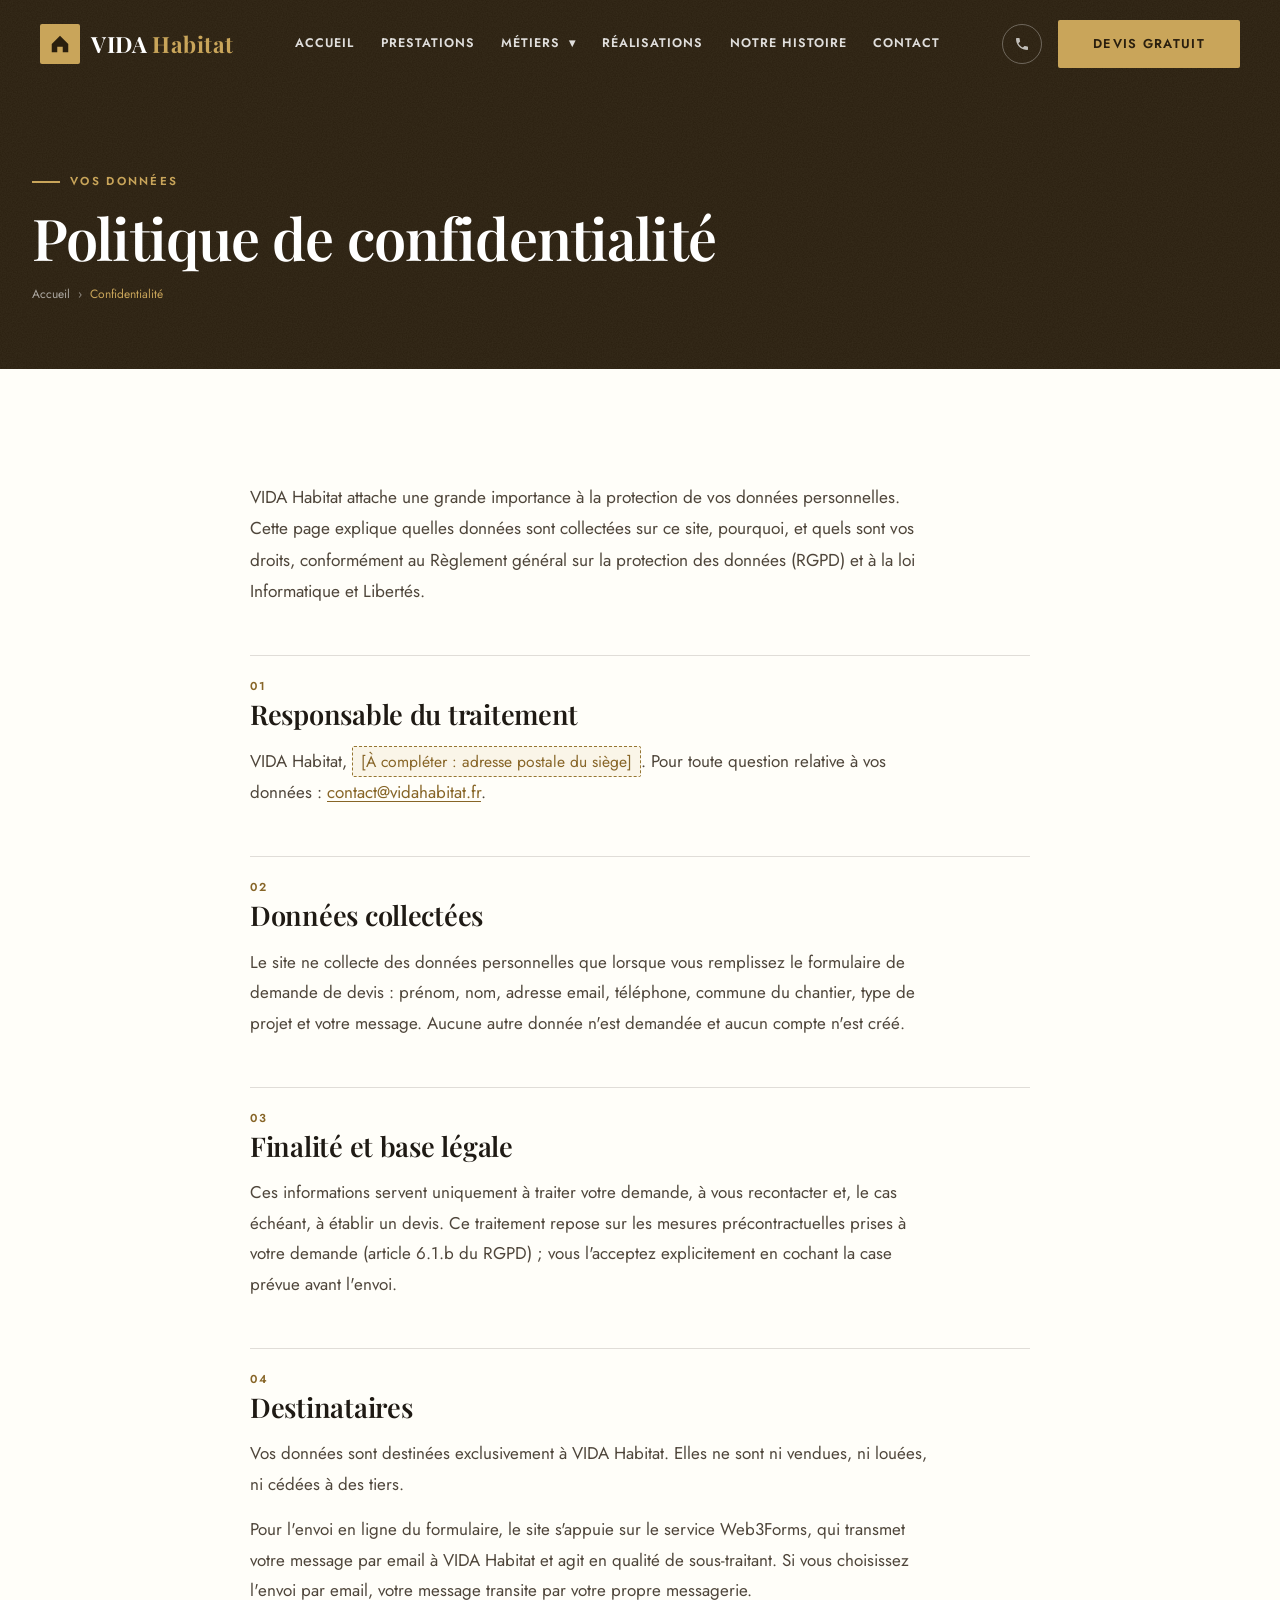
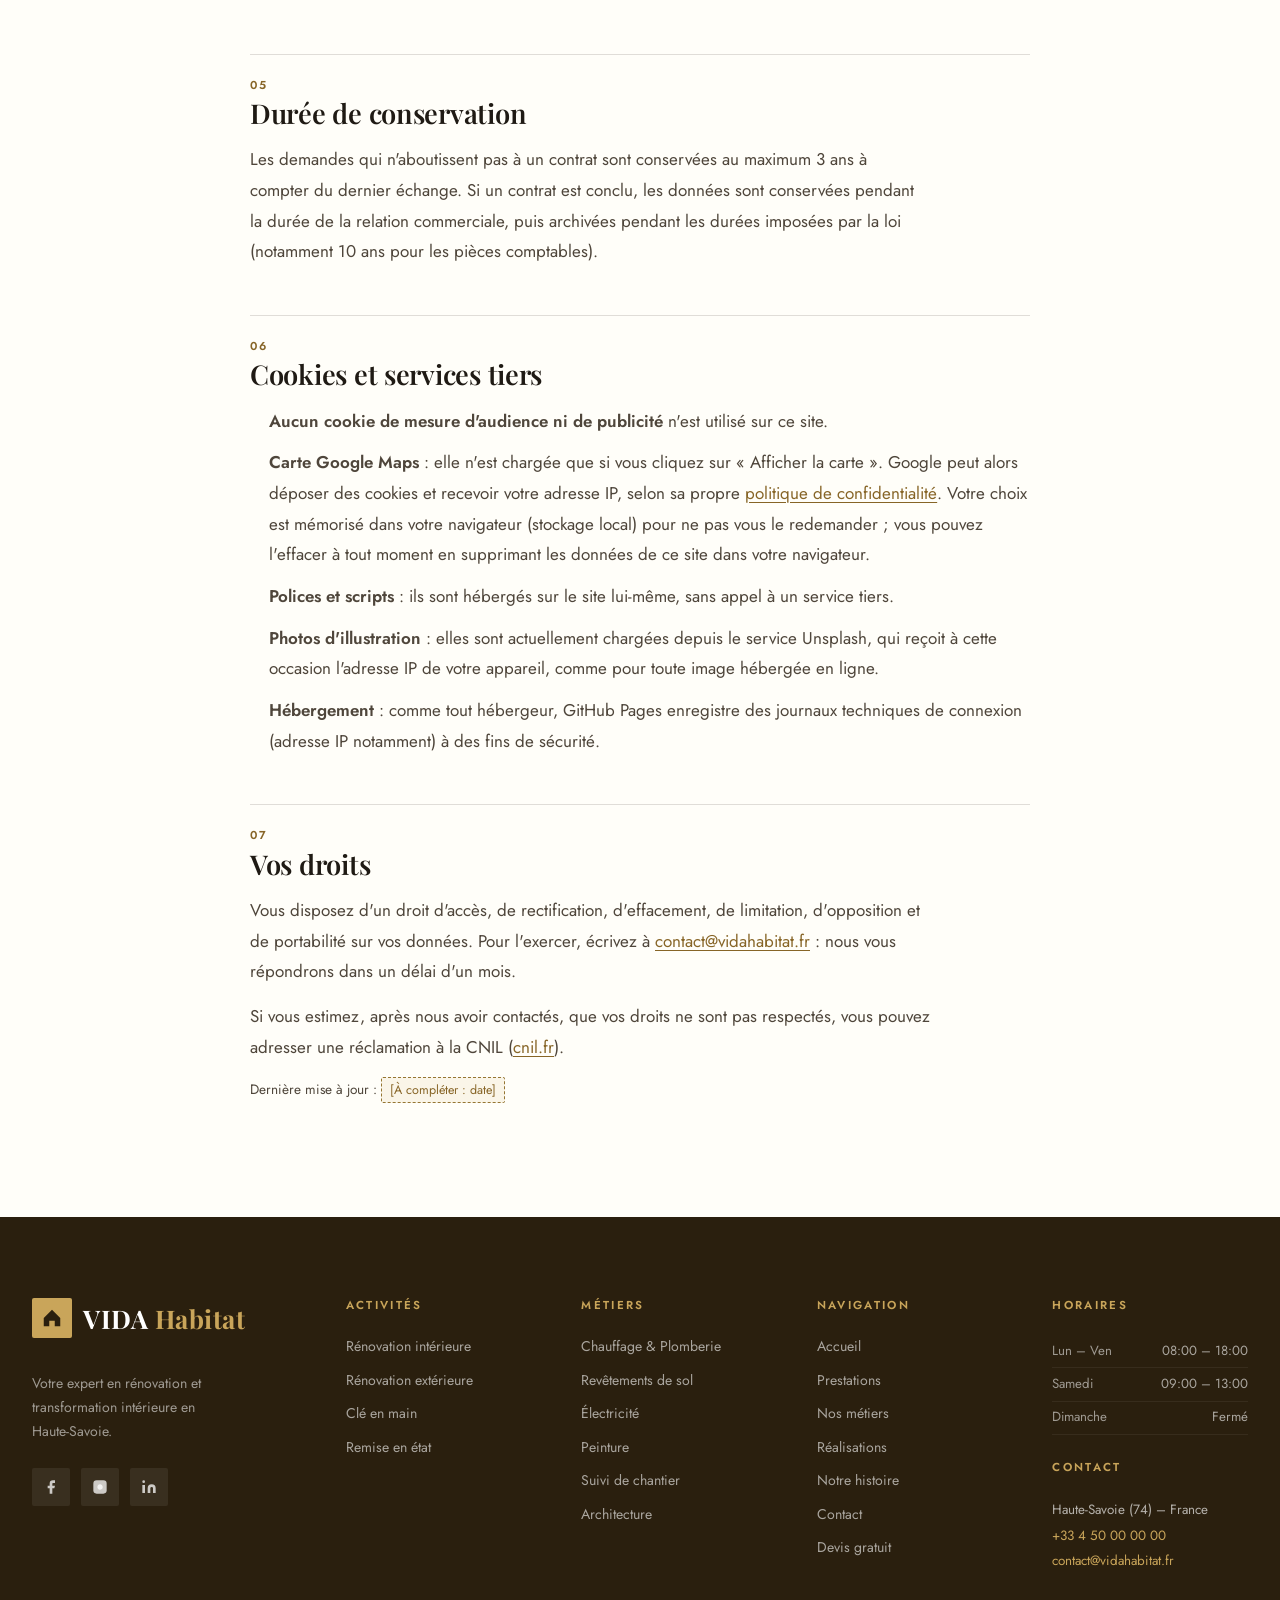
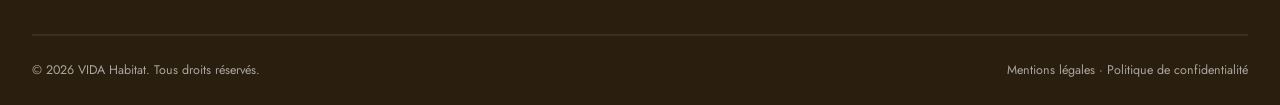
<file: confidentialite.html>
<!DOCTYPE html>
<html lang="fr">
<head>
  <meta charset="UTF-8">
  <meta name="viewport" content="width=device-width, initial-scale=1.0, viewport-fit=cover">
  <!-- @seo:start — titre, description, partage (Open Graph) et données structurées de la page -->
  <title>Politique de confidentialité | VIDA Habitat</title>
  <meta name="description" content="Politique de confidentialité de VIDA Habitat : données collectées, finalités, durée de conservation, cookies et vos droits (RGPD).">
  <!-- PLACEHOLDER : adresse du site (https://adriano74f.github.io/VIDA-Habitat/) à adapter si un nom de domaine est acheté -->
  <link rel="canonical" href="https://adriano74f.github.io/VIDA-Habitat/confidentialite.html">
  <meta name="theme-color" content="#2A1F0E">
  <link rel="icon" href="favicon.svg" type="image/svg+xml">
  <link rel="apple-touch-icon" href="apple-touch-icon.png">
  <meta property="og:type" content="website">
  <meta property="og:locale" content="fr_FR">
  <meta property="og:site_name" content="VIDA Habitat">
  <meta property="og:title" content="Politique de confidentialité | VIDA Habitat">
  <meta property="og:description" content="Politique de confidentialité de VIDA Habitat : données collectées, finalités, durée de conservation, cookies et vos droits (RGPD).">
  <meta property="og:url" content="https://adriano74f.github.io/VIDA-Habitat/confidentialite.html">
  <meta name="twitter:card" content="summary">
  <script type="application/ld+json">
  {
    "@context": "https://schema.org",
    "@type": "BreadcrumbList",
    "itemListElement": [
      { "@type": "ListItem", "position": 1, "name": "Accueil", "item": "https://adriano74f.github.io/VIDA-Habitat/" },
      { "@type": "ListItem", "position": 2, "name": "Confidentialité", "item": "https://adriano74f.github.io/VIDA-Habitat/confidentialite.html" }
    ]
  }
  </script>
  <!-- @seo:end -->
  <link rel="preload" href="fonts/jost-latin.woff2" as="font" type="font/woff2" crossorigin>
  <link rel="preload" href="fonts/playfair-display-latin.woff2" as="font" type="font/woff2" crossorigin>
  <script>document.documentElement.classList.add('js')</script>
  <link rel="stylesheet" href="css/style.css">
</head>
<body>

<!-- @sync:header:start — bloc identique sur toutes les pages (seuls les chemins ../ changent) -->
<a href="#main" class="skip-link">Aller au contenu</a>
<header class="site-header solid">
  <a href="index.html" class="header-logo" aria-label="VIDA Habitat – Accueil">
    <div class="logo-mark"><svg viewBox="0 0 24 24" aria-hidden="true"><path d="M3 12L12 3l9 9v9H15v-6H9v6H3v-9z"/></svg></div>
    <span class="logo-text">VIDA <span>Habitat</span></span>
  </a>
  <nav class="header-nav" aria-label="Navigation principale">
    <a href="index.html" class="nav-link">Accueil</a>
    <a href="prestations.html" class="nav-link">Prestations</a>
    <div class="nav-item">
      <a href="metiers.html" class="nav-link">Métiers <span class="nav-caret" aria-hidden="true">▾</span></a>
      <div class="nav-dropdown">
        <a href="metiers/chauffage-plomberie.html">Chauffage &amp; Plomberie</a>
        <a href="metiers/sol.html">Revêtements de sol</a>
        <a href="metiers/electricite.html">Électricité</a>
        <a href="metiers/peinture.html">Peinture</a>
        <a href="metiers/suivi-chantier.html">Suivi de chantier</a>
        <a href="metiers/architecture.html">Architecture</a>
      </div>
    </div>
    <a href="realisations.html" class="nav-link">Réalisations</a>
    <a href="histoire.html" class="nav-link">Notre histoire</a>
    <a href="contact.html" class="nav-link">Contact</a>
  </nav>
  <div class="header-actions">
    <!-- PLACEHOLDER : numéro de téléphone -->
    <a href="tel:+33450000000" class="header-phone"><svg viewBox="0 0 24 24" fill="currentColor" aria-hidden="true"><path d="M6.6 10.8c1.4 2.8 3.8 5.1 6.6 6.6l2.2-2.2c.3-.3.7-.4 1-.2 1.1.4 2.3.6 3.6.6.6 0 1 .4 1 1V20c0 .6-.4 1-1 1-9.4 0-17-7.6-17-17 0-.6.4-1 1-1h3.5c.6 0 1 .4 1 1 0 1.3.2 2.5.6 3.6.1.3 0 .7-.2 1L6.6 10.8z"/></svg>+33 4 50 00 00 00</a>
    <a href="contact.html" class="btn btn-accent">Devis gratuit</a>
  </div>
  <button type="button" class="burger" aria-label="Ouvrir le menu" aria-expanded="false" aria-controls="mobile-menu">
    <span></span><span></span><span></span>
  </button>
</header>

<nav class="mobile-menu" id="mobile-menu" aria-label="Menu mobile">
  <a href="index.html">Accueil</a>
  <a href="prestations.html">Prestations</a>
  <a href="metiers.html">Métiers</a>
  <div class="mobile-submenu">
    <a href="metiers/chauffage-plomberie.html">Chauffage &amp; Plomberie</a>
    <a href="metiers/sol.html">Revêtements de sol</a>
    <a href="metiers/electricite.html">Électricité</a>
    <a href="metiers/peinture.html">Peinture</a>
    <a href="metiers/suivi-chantier.html">Suivi de chantier</a>
    <a href="metiers/architecture.html">Architecture</a>
  </div>
  <a href="realisations.html">Réalisations</a>
  <a href="histoire.html">Notre histoire</a>
  <a href="contact.html">Contact</a>
  <!-- PLACEHOLDER : numéro de téléphone -->
  <a href="tel:+33450000000" class="mobile-menu-phone">Appeler le +33 4 50 00 00 00</a>
</nav>
<!-- @sync:header:end -->

<main id="main" tabindex="-1">

<section class="page-hero page-hero--plain">
  <div class="container">
    <div class="page-hero-content">
      <span class="label">Vos données</span>
      <h1>Politique de confidentialité</h1>
      <nav class="breadcrumb" aria-label="Fil d'Ariane"><a href="index.html">Accueil</a> › <span>Confidentialité</span></nav>
    </div>
  </div>
</section>

<section class="section">
  <div class="container">
    <!-- PLACEHOLDER : les mentions entre crochets [À compléter : …] doivent être remplies avant la mise en ligne définitive.
         Texte à faire relire par le client (et idéalement par son expert-comptable ou un juriste). -->
    <article class="legal">
      <p class="legal-intro">VIDA Habitat attache une grande importance à la protection de vos données personnelles. Cette page explique quelles données sont collectées sur ce site, pourquoi, et quels sont vos droits, conformément au Règlement général sur la protection des données (RGPD) et à la loi Informatique et Libertés.</p>

      <h2>Responsable du traitement</h2>
      <p>VIDA Habitat, <span class="legal-todo">[À compléter : adresse postale du siège]</span>. Pour toute question relative à vos données : <a href="mailto:contact@vidahabitat.fr">contact@vidahabitat.fr</a>.</p>

      <h2>Données collectées</h2>
      <p>Le site ne collecte des données personnelles que lorsque vous remplissez le formulaire de demande de devis : prénom, nom, adresse email, téléphone, commune du chantier, type de projet et votre message. Aucune autre donnée n'est demandée et aucun compte n'est créé.</p>

      <h2>Finalité et base légale</h2>
      <p>Ces informations servent uniquement à traiter votre demande, à vous recontacter et, le cas échéant, à établir un devis. Ce traitement repose sur les mesures précontractuelles prises à votre demande (article 6.1.b du RGPD) ; vous l'acceptez explicitement en cochant la case prévue avant l'envoi.</p>

      <h2>Destinataires</h2>
      <p>Vos données sont destinées exclusivement à VIDA Habitat. Elles ne sont ni vendues, ni louées, ni cédées à des tiers.</p>
      <!-- PLACEHOLDER : à confirmer lorsque l'envoi en ligne du formulaire sera activé (clé Web3Forms) -->
      <p>Pour l'envoi en ligne du formulaire, le site s'appuie sur le service Web3Forms, qui transmet votre message par email à VIDA Habitat et agit en qualité de sous-traitant. Si vous choisissez l'envoi par email, votre message transite par votre propre messagerie.</p>

      <h2>Durée de conservation</h2>
      <p>Les demandes qui n'aboutissent pas à un contrat sont conservées au maximum 3 ans à compter du dernier échange. Si un contrat est conclu, les données sont conservées pendant la durée de la relation commerciale, puis archivées pendant les durées imposées par la loi (notamment 10 ans pour les pièces comptables).</p>

      <h2>Cookies et services tiers</h2>
      <ul>
        <li><strong>Aucun cookie de mesure d'audience ni de publicité</strong> n'est utilisé sur ce site.</li>
        <li><strong>Carte Google Maps</strong> : elle n'est chargée que si vous cliquez sur « Afficher la carte ». Google peut alors déposer des cookies et recevoir votre adresse IP, selon sa propre <a href="https://policies.google.com/privacy?hl=fr" rel="noopener">politique de confidentialité</a>. Votre choix est mémorisé dans votre navigateur (stockage local) pour ne pas vous le redemander ; vous pouvez l'effacer à tout moment en supprimant les données de ce site dans votre navigateur.</li>
        <li><strong>Polices et scripts</strong> : ils sont hébergés sur le site lui-même, sans appel à un service tiers.</li>
        <!-- PLACEHOLDER : à supprimer quand les photos seront hébergées sur le site -->
        <li><strong>Photos d'illustration</strong> : elles sont actuellement chargées depuis le service Unsplash, qui reçoit à cette occasion l'adresse IP de votre appareil, comme pour toute image hébergée en ligne.</li>
        <li><strong>Hébergement</strong> : comme tout hébergeur, GitHub Pages enregistre des journaux techniques de connexion (adresse IP notamment) à des fins de sécurité.</li>
      </ul>

      <h2>Vos droits</h2>
      <p>Vous disposez d'un droit d'accès, de rectification, d'effacement, de limitation, d'opposition et de portabilité sur vos données. Pour l'exercer, écrivez à <a href="mailto:contact@vidahabitat.fr">contact@vidahabitat.fr</a> : nous vous répondrons dans un délai d'un mois.</p>
      <p>Si vous estimez, après nous avoir contactés, que vos droits ne sont pas respectés, vous pouvez adresser une réclamation à la CNIL (<a href="https://www.cnil.fr" rel="noopener">cnil.fr</a>).</p>

      <p class="legal-updated">Dernière mise à jour : <span class="legal-todo">[À compléter : date]</span></p>
    </article>
  </div>
</section>

</main>

<!-- @sync:footer:start — bloc identique sur toutes les pages (seuls les chemins ../ changent) -->
<footer class="site-footer">
  <div class="container">
    <div class="footer-top">
      <div class="footer-brand">
        <a href="index.html" class="header-logo footer-logo" aria-label="VIDA Habitat – Accueil">
          <div class="logo-mark"><svg viewBox="0 0 24 24" aria-hidden="true"><path d="M3 12L12 3l9 9v9H15v-6H9v6H3v-9z"/></svg></div>
          <span class="logo-text">VIDA <span>Habitat</span></span>
        </a>
        <p class="footer-tagline">Votre expert en rénovation et transformation intérieure en Haute-Savoie.</p>
        <!-- PLACEHOLDER : liens réseaux sociaux (remplacer les href="#") -->
        <div class="footer-socials">
          <a href="#" class="social-btn" aria-label="Facebook"><svg viewBox="0 0 24 24" aria-hidden="true"><path d="M18 2h-3a5 5 0 00-5 5v3H7v4h3v8h4v-8h3l1-4h-4V7a1 1 0 011-1h3z"/></svg></a>
          <a href="#" class="social-btn" aria-label="Instagram"><svg viewBox="0 0 24 24" aria-hidden="true"><rect x="2" y="2" width="20" height="20" rx="5" ry="5"/><path d="M16 11.37A4 4 0 1112.63 8 4 4 0 0116 11.37z"/><line x1="17.5" y1="6.5" x2="17.51" y2="6.5"/></svg></a>
          <a href="#" class="social-btn" aria-label="LinkedIn"><svg viewBox="0 0 24 24" aria-hidden="true"><path d="M16 8a6 6 0 016 6v7h-4v-7a2 2 0 00-2-2 2 2 0 00-2 2v7h-4v-7a6 6 0 016-6zM2 9h4v12H2z"/><circle cx="4" cy="4" r="2"/></svg></a>
        </div>
      </div>

      <div class="footer-col">
        <h2 class="footer-title">Activités</h2>
        <ul>
          <li><a href="prestations.html#renovation-interieure">Rénovation intérieure</a></li>
          <li><a href="prestations.html#renovation-exterieure">Rénovation extérieure</a></li>
          <li><a href="prestations.html#cle-en-main">Clé en main</a></li>
          <li><a href="prestations.html#remise-en-etat">Remise en état</a></li>
        </ul>
      </div>

      <div class="footer-col">
        <h2 class="footer-title">Métiers</h2>
        <ul>
          <li><a href="metiers/chauffage-plomberie.html">Chauffage &amp; Plomberie</a></li>
          <li><a href="metiers/sol.html">Revêtements de sol</a></li>
          <li><a href="metiers/electricite.html">Électricité</a></li>
          <li><a href="metiers/peinture.html">Peinture</a></li>
          <li><a href="metiers/suivi-chantier.html">Suivi de chantier</a></li>
          <li><a href="metiers/architecture.html">Architecture</a></li>
        </ul>
      </div>

      <div class="footer-col">
        <h2 class="footer-title">Navigation</h2>
        <ul>
          <li><a href="index.html">Accueil</a></li>
          <li><a href="prestations.html">Prestations</a></li>
          <li><a href="metiers.html">Nos métiers</a></li>
          <li><a href="realisations.html">Réalisations</a></li>
          <li><a href="histoire.html">Notre histoire</a></li>
          <li><a href="contact.html">Contact</a></li>
          <li><a href="contact.html">Devis gratuit</a></li>
        </ul>
      </div>

      <div class="footer-col">
        <h2 class="footer-title">Horaires</h2>
        <div class="hours-row"><span>Lun – Ven</span> 08:00 – 18:00</div>
        <div class="hours-row"><span>Samedi</span> 09:00 – 13:00</div>
        <div class="hours-row"><span>Dimanche</span> Fermé</div>
        <div class="footer-contact">
          <h2 class="footer-title">Contact</h2>
          <!-- PLACEHOLDER : coordonnées (adresse, téléphone, email) -->
          <p>
            Haute-Savoie (74) – France<br>
            <a href="tel:+33450000000">+33 4 50 00 00 00</a><br>
            <a href="mailto:contact@vidahabitat.fr">contact@vidahabitat.fr</a>
          </p>
        </div>
      </div>
    </div>

    <div class="footer-bottom">
      <p>&copy; <span data-year>2025</span> VIDA Habitat. Tous droits réservés.</p>
      <p><a href="mentions-legales.html">Mentions légales</a> · <a href="confidentialite.html">Politique de confidentialité</a></p>
    </div>
  </div>
</footer>

<button type="button" class="back-top" aria-label="Retour en haut"><svg viewBox="0 0 24 24" aria-hidden="true"><path d="M7.41 15.41L12 10.83l4.59 4.58L18 14l-6-6-6 6z"/></svg></button>

<!-- Barre de contact rapide (mobile et tablette) -->
<nav class="mobile-cta" aria-label="Contact rapide">
  <!-- PLACEHOLDER : numéro de téléphone -->
  <a href="tel:+33450000000" class="mobile-cta-call"><svg viewBox="0 0 24 24" fill="currentColor" aria-hidden="true"><path d="M6.6 10.8c1.4 2.8 3.8 5.1 6.6 6.6l2.2-2.2c.3-.3.7-.4 1-.2 1.1.4 2.3.6 3.6.6.6 0 1 .4 1 1V20c0 .6-.4 1-1 1-9.4 0-17-7.6-17-17 0-.6.4-1 1-1h3.5c.6 0 1 .4 1 1 0 1.3.2 2.5.6 3.6.1.3 0 .7-.2 1L6.6 10.8z"/></svg>Appeler</a>
  <a href="contact.html" class="mobile-cta-quote">Devis gratuit</a>
</nav>
<!-- @sync:footer:end -->
<script src="js/main.js"></script>
</body>
</html>
</file>
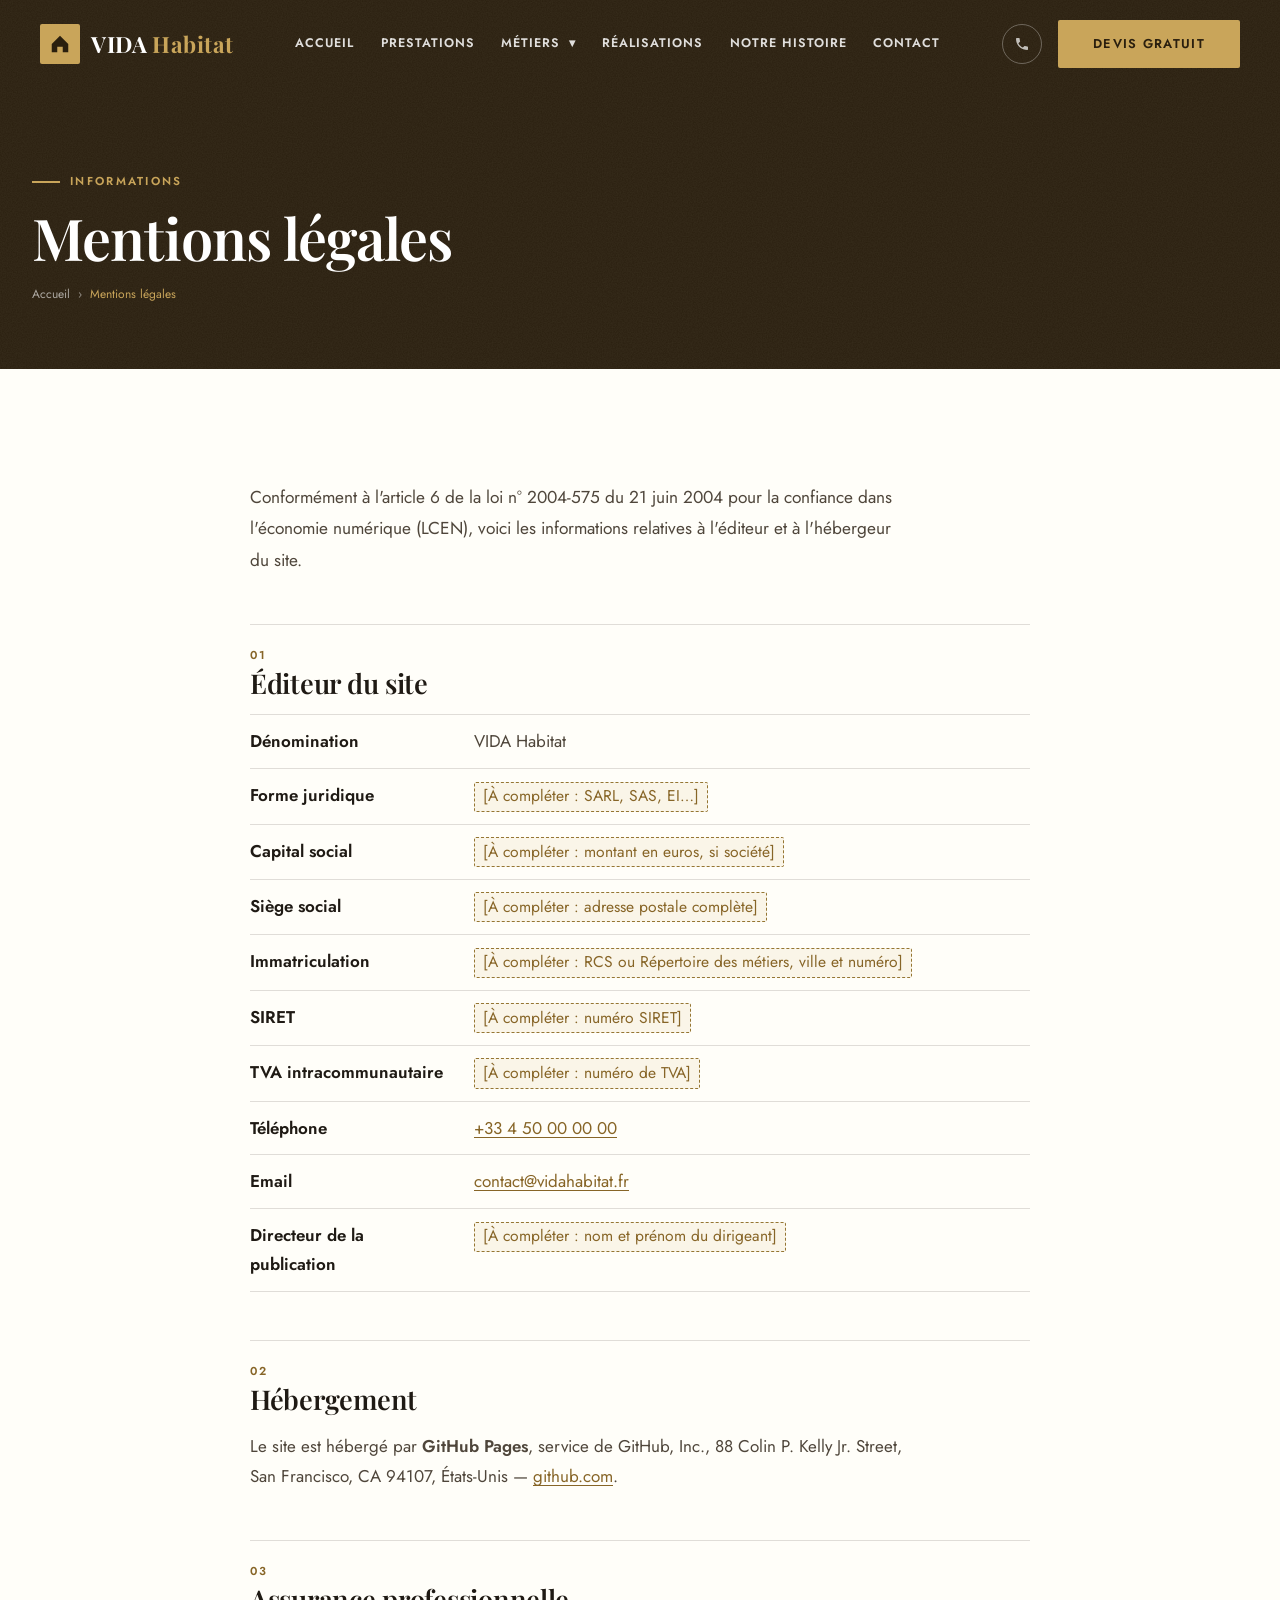
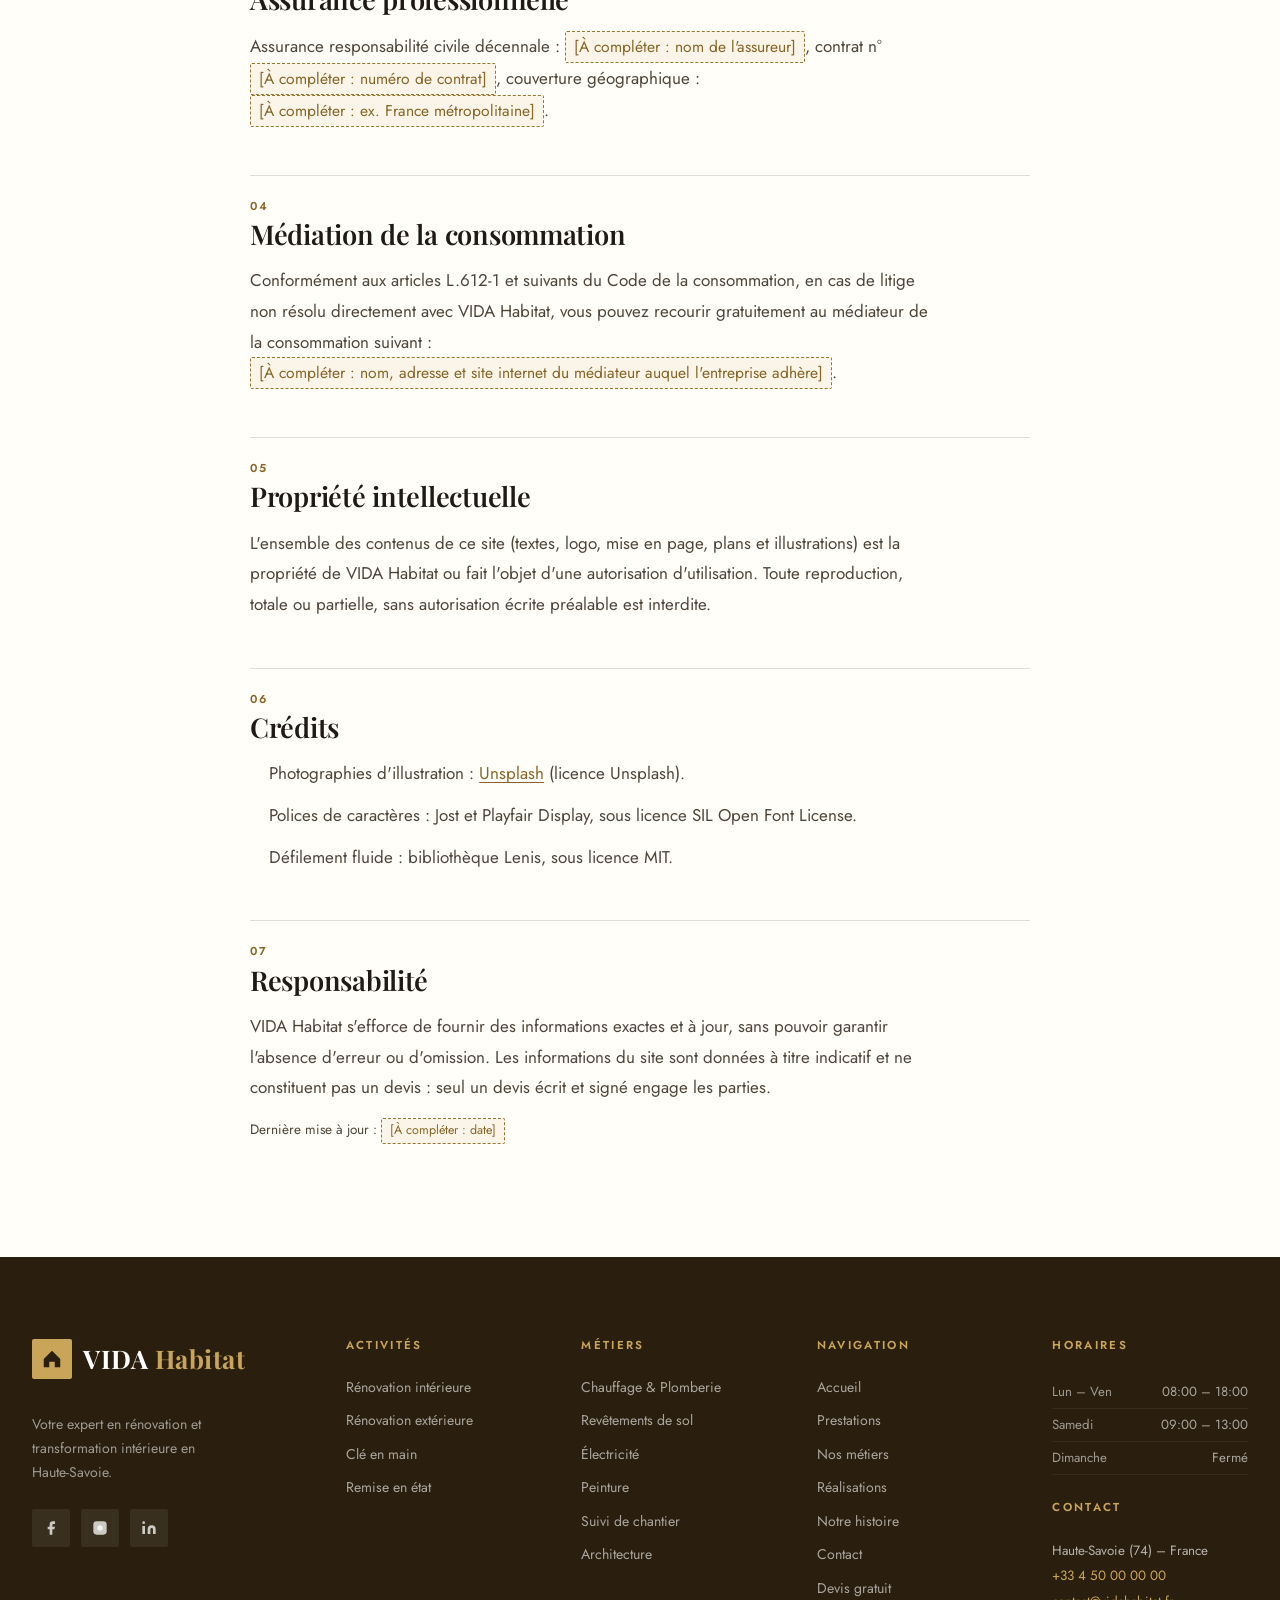
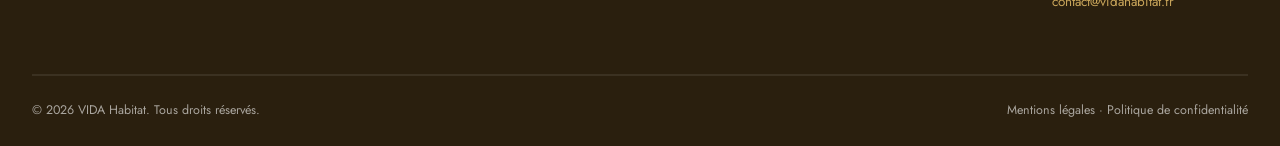
<file: mentions-legales.html>
<!DOCTYPE html>
<html lang="fr">
<head>
  <meta charset="UTF-8">
  <meta name="viewport" content="width=device-width, initial-scale=1.0, viewport-fit=cover">
  <!-- @seo:start — titre, description, partage (Open Graph) et données structurées de la page -->
  <title>Mentions légales | VIDA Habitat</title>
  <meta name="description" content="Mentions légales du site VIDA Habitat : éditeur, hébergement, assurance, médiation et crédits.">
  <!-- PLACEHOLDER : adresse du site (https://adriano74f.github.io/VIDA-Habitat/) à adapter si un nom de domaine est acheté -->
  <link rel="canonical" href="https://adriano74f.github.io/VIDA-Habitat/mentions-legales.html">
  <meta name="theme-color" content="#2A1F0E">
  <link rel="icon" href="favicon.svg" type="image/svg+xml">
  <link rel="apple-touch-icon" href="apple-touch-icon.png">
  <meta property="og:type" content="website">
  <meta property="og:locale" content="fr_FR">
  <meta property="og:site_name" content="VIDA Habitat">
  <meta property="og:title" content="Mentions légales | VIDA Habitat">
  <meta property="og:description" content="Mentions légales du site VIDA Habitat : éditeur, hébergement, assurance, médiation et crédits.">
  <meta property="og:url" content="https://adriano74f.github.io/VIDA-Habitat/mentions-legales.html">
  <meta name="twitter:card" content="summary">
  <script type="application/ld+json">
  {
    "@context": "https://schema.org",
    "@type": "BreadcrumbList",
    "itemListElement": [
      { "@type": "ListItem", "position": 1, "name": "Accueil", "item": "https://adriano74f.github.io/VIDA-Habitat/" },
      { "@type": "ListItem", "position": 2, "name": "Mentions légales", "item": "https://adriano74f.github.io/VIDA-Habitat/mentions-legales.html" }
    ]
  }
  </script>
  <!-- @seo:end -->
  <link rel="preload" href="fonts/jost-latin.woff2" as="font" type="font/woff2" crossorigin>
  <link rel="preload" href="fonts/playfair-display-latin.woff2" as="font" type="font/woff2" crossorigin>
  <script>document.documentElement.classList.add('js')</script>
  <link rel="stylesheet" href="css/style.css">
</head>
<body>

<!-- @sync:header:start — bloc identique sur toutes les pages (seuls les chemins ../ changent) -->
<a href="#main" class="skip-link">Aller au contenu</a>
<header class="site-header solid">
  <a href="index.html" class="header-logo" aria-label="VIDA Habitat – Accueil">
    <div class="logo-mark"><svg viewBox="0 0 24 24" aria-hidden="true"><path d="M3 12L12 3l9 9v9H15v-6H9v6H3v-9z"/></svg></div>
    <span class="logo-text">VIDA <span>Habitat</span></span>
  </a>
  <nav class="header-nav" aria-label="Navigation principale">
    <a href="index.html" class="nav-link">Accueil</a>
    <a href="prestations.html" class="nav-link">Prestations</a>
    <div class="nav-item">
      <a href="metiers.html" class="nav-link">Métiers <span class="nav-caret" aria-hidden="true">▾</span></a>
      <div class="nav-dropdown">
        <a href="metiers/chauffage-plomberie.html">Chauffage &amp; Plomberie</a>
        <a href="metiers/sol.html">Revêtements de sol</a>
        <a href="metiers/electricite.html">Électricité</a>
        <a href="metiers/peinture.html">Peinture</a>
        <a href="metiers/suivi-chantier.html">Suivi de chantier</a>
        <a href="metiers/architecture.html">Architecture</a>
      </div>
    </div>
    <a href="realisations.html" class="nav-link">Réalisations</a>
    <a href="histoire.html" class="nav-link">Notre histoire</a>
    <a href="contact.html" class="nav-link">Contact</a>
  </nav>
  <div class="header-actions">
    <!-- PLACEHOLDER : numéro de téléphone -->
    <a href="tel:+33450000000" class="header-phone"><svg viewBox="0 0 24 24" fill="currentColor" aria-hidden="true"><path d="M6.6 10.8c1.4 2.8 3.8 5.1 6.6 6.6l2.2-2.2c.3-.3.7-.4 1-.2 1.1.4 2.3.6 3.6.6.6 0 1 .4 1 1V20c0 .6-.4 1-1 1-9.4 0-17-7.6-17-17 0-.6.4-1 1-1h3.5c.6 0 1 .4 1 1 0 1.3.2 2.5.6 3.6.1.3 0 .7-.2 1L6.6 10.8z"/></svg>+33 4 50 00 00 00</a>
    <a href="contact.html" class="btn btn-accent">Devis gratuit</a>
  </div>
  <button type="button" class="burger" aria-label="Ouvrir le menu" aria-expanded="false" aria-controls="mobile-menu">
    <span></span><span></span><span></span>
  </button>
</header>

<nav class="mobile-menu" id="mobile-menu" aria-label="Menu mobile">
  <a href="index.html">Accueil</a>
  <a href="prestations.html">Prestations</a>
  <a href="metiers.html">Métiers</a>
  <div class="mobile-submenu">
    <a href="metiers/chauffage-plomberie.html">Chauffage &amp; Plomberie</a>
    <a href="metiers/sol.html">Revêtements de sol</a>
    <a href="metiers/electricite.html">Électricité</a>
    <a href="metiers/peinture.html">Peinture</a>
    <a href="metiers/suivi-chantier.html">Suivi de chantier</a>
    <a href="metiers/architecture.html">Architecture</a>
  </div>
  <a href="realisations.html">Réalisations</a>
  <a href="histoire.html">Notre histoire</a>
  <a href="contact.html">Contact</a>
  <!-- PLACEHOLDER : numéro de téléphone -->
  <a href="tel:+33450000000" class="mobile-menu-phone">Appeler le +33 4 50 00 00 00</a>
</nav>
<!-- @sync:header:end -->

<main id="main" tabindex="-1">

<section class="page-hero page-hero--plain">
  <div class="container">
    <div class="page-hero-content">
      <span class="label">Informations</span>
      <h1>Mentions légales</h1>
      <nav class="breadcrumb" aria-label="Fil d'Ariane"><a href="index.html">Accueil</a> › <span>Mentions légales</span></nav>
    </div>
  </div>
</section>

<section class="section">
  <div class="container">
    <!-- PLACEHOLDER : les mentions entre crochets [À compléter : …] doivent être remplies avant la mise en ligne définitive.
         Texte à faire relire par le client (et idéalement par son expert-comptable ou un juriste). -->
    <article class="legal">
      <p class="legal-intro">Conformément à l'article 6 de la loi n° 2004-575 du 21 juin 2004 pour la confiance dans l'économie numérique (LCEN), voici les informations relatives à l'éditeur et à l'hébergeur du site.</p>

      <h2>Éditeur du site</h2>
      <dl class="legal-list">
        <dt>Dénomination</dt><dd>VIDA Habitat</dd>
        <dt>Forme juridique</dt><dd><span class="legal-todo">[À compléter : SARL, SAS, EI…]</span></dd>
        <dt>Capital social</dt><dd><span class="legal-todo">[À compléter : montant en euros, si société]</span></dd>
        <dt>Siège social</dt><dd><span class="legal-todo">[À compléter : adresse postale complète]</span></dd>
        <dt>Immatriculation</dt><dd><span class="legal-todo">[À compléter : RCS ou Répertoire des métiers, ville et numéro]</span></dd>
        <dt>SIRET</dt><dd><span class="legal-todo">[À compléter : numéro SIRET]</span></dd>
        <dt>TVA intracommunautaire</dt><dd><span class="legal-todo">[À compléter : numéro de TVA]</span></dd>
        <!-- PLACEHOLDER : coordonnées (téléphone, email) identiques au reste du site -->
        <dt>Téléphone</dt><dd><a href="tel:+33450000000">+33 4 50 00 00 00</a></dd>
        <dt>Email</dt><dd><a href="mailto:contact@vidahabitat.fr">contact@vidahabitat.fr</a></dd>
        <dt>Directeur de la publication</dt><dd><span class="legal-todo">[À compléter : nom et prénom du dirigeant]</span></dd>
      </dl>

      <h2>Hébergement</h2>
      <!-- PLACEHOLDER : à modifier si le site change d'hébergeur ou passe sur un nom de domaine avec un autre service -->
      <p>Le site est hébergé par <strong>GitHub Pages</strong>, service de GitHub, Inc., 88 Colin P. Kelly Jr. Street, San Francisco, CA 94107, États-Unis — <a href="https://github.com" rel="noopener">github.com</a>.</p>

      <h2>Assurance professionnelle</h2>
      <p>Assurance responsabilité civile décennale : <span class="legal-todo">[À compléter : nom de l'assureur]</span>, contrat n° <span class="legal-todo">[À compléter : numéro de contrat]</span>, couverture géographique : <span class="legal-todo">[À compléter : ex. France métropolitaine]</span>.</p>

      <h2>Médiation de la consommation</h2>
      <p>Conformément aux articles L.612-1 et suivants du Code de la consommation, en cas de litige non résolu directement avec VIDA Habitat, vous pouvez recourir gratuitement au médiateur de la consommation suivant : <span class="legal-todo">[À compléter : nom, adresse et site internet du médiateur auquel l'entreprise adhère]</span>.</p>

      <h2>Propriété intellectuelle</h2>
      <p>L'ensemble des contenus de ce site (textes, logo, mise en page, plans et illustrations) est la propriété de VIDA Habitat ou fait l'objet d'une autorisation d'utilisation. Toute reproduction, totale ou partielle, sans autorisation écrite préalable est interdite.</p>

      <h2>Crédits</h2>
      <ul>
        <!-- PLACEHOLDER : à mettre à jour quand les photos d'illustration seront remplacées par les vraies photos de chantiers -->
        <li>Photographies d'illustration : <a href="https://unsplash.com" rel="noopener">Unsplash</a> (licence Unsplash).</li>
        <li>Polices de caractères : Jost et Playfair Display, sous licence SIL Open Font License.</li>
        <li>Défilement fluide : bibliothèque Lenis, sous licence MIT.</li>
      </ul>

      <h2>Responsabilité</h2>
      <p>VIDA Habitat s'efforce de fournir des informations exactes et à jour, sans pouvoir garantir l'absence d'erreur ou d'omission. Les informations du site sont données à titre indicatif et ne constituent pas un devis : seul un devis écrit et signé engage les parties.</p>

      <p class="legal-updated">Dernière mise à jour : <span class="legal-todo">[À compléter : date]</span></p>
    </article>
  </div>
</section>

</main>

<!-- @sync:footer:start — bloc identique sur toutes les pages (seuls les chemins ../ changent) -->
<footer class="site-footer">
  <div class="container">
    <div class="footer-top">
      <div class="footer-brand">
        <a href="index.html" class="header-logo footer-logo" aria-label="VIDA Habitat – Accueil">
          <div class="logo-mark"><svg viewBox="0 0 24 24" aria-hidden="true"><path d="M3 12L12 3l9 9v9H15v-6H9v6H3v-9z"/></svg></div>
          <span class="logo-text">VIDA <span>Habitat</span></span>
        </a>
        <p class="footer-tagline">Votre expert en rénovation et transformation intérieure en Haute-Savoie.</p>
        <!-- PLACEHOLDER : liens réseaux sociaux (remplacer les href="#") -->
        <div class="footer-socials">
          <a href="#" class="social-btn" aria-label="Facebook"><svg viewBox="0 0 24 24" aria-hidden="true"><path d="M18 2h-3a5 5 0 00-5 5v3H7v4h3v8h4v-8h3l1-4h-4V7a1 1 0 011-1h3z"/></svg></a>
          <a href="#" class="social-btn" aria-label="Instagram"><svg viewBox="0 0 24 24" aria-hidden="true"><rect x="2" y="2" width="20" height="20" rx="5" ry="5"/><path d="M16 11.37A4 4 0 1112.63 8 4 4 0 0116 11.37z"/><line x1="17.5" y1="6.5" x2="17.51" y2="6.5"/></svg></a>
          <a href="#" class="social-btn" aria-label="LinkedIn"><svg viewBox="0 0 24 24" aria-hidden="true"><path d="M16 8a6 6 0 016 6v7h-4v-7a2 2 0 00-2-2 2 2 0 00-2 2v7h-4v-7a6 6 0 016-6zM2 9h4v12H2z"/><circle cx="4" cy="4" r="2"/></svg></a>
        </div>
      </div>

      <div class="footer-col">
        <h2 class="footer-title">Activités</h2>
        <ul>
          <li><a href="prestations.html#renovation-interieure">Rénovation intérieure</a></li>
          <li><a href="prestations.html#renovation-exterieure">Rénovation extérieure</a></li>
          <li><a href="prestations.html#cle-en-main">Clé en main</a></li>
          <li><a href="prestations.html#remise-en-etat">Remise en état</a></li>
        </ul>
      </div>

      <div class="footer-col">
        <h2 class="footer-title">Métiers</h2>
        <ul>
          <li><a href="metiers/chauffage-plomberie.html">Chauffage &amp; Plomberie</a></li>
          <li><a href="metiers/sol.html">Revêtements de sol</a></li>
          <li><a href="metiers/electricite.html">Électricité</a></li>
          <li><a href="metiers/peinture.html">Peinture</a></li>
          <li><a href="metiers/suivi-chantier.html">Suivi de chantier</a></li>
          <li><a href="metiers/architecture.html">Architecture</a></li>
        </ul>
      </div>

      <div class="footer-col">
        <h2 class="footer-title">Navigation</h2>
        <ul>
          <li><a href="index.html">Accueil</a></li>
          <li><a href="prestations.html">Prestations</a></li>
          <li><a href="metiers.html">Nos métiers</a></li>
          <li><a href="realisations.html">Réalisations</a></li>
          <li><a href="histoire.html">Notre histoire</a></li>
          <li><a href="contact.html">Contact</a></li>
          <li><a href="contact.html">Devis gratuit</a></li>
        </ul>
      </div>

      <div class="footer-col">
        <h2 class="footer-title">Horaires</h2>
        <div class="hours-row"><span>Lun – Ven</span> 08:00 – 18:00</div>
        <div class="hours-row"><span>Samedi</span> 09:00 – 13:00</div>
        <div class="hours-row"><span>Dimanche</span> Fermé</div>
        <div class="footer-contact">
          <h2 class="footer-title">Contact</h2>
          <!-- PLACEHOLDER : coordonnées (adresse, téléphone, email) -->
          <p>
            Haute-Savoie (74) – France<br>
            <a href="tel:+33450000000">+33 4 50 00 00 00</a><br>
            <a href="mailto:contact@vidahabitat.fr">contact@vidahabitat.fr</a>
          </p>
        </div>
      </div>
    </div>

    <div class="footer-bottom">
      <p>&copy; <span data-year>2025</span> VIDA Habitat. Tous droits réservés.</p>
      <p><a href="mentions-legales.html">Mentions légales</a> · <a href="confidentialite.html">Politique de confidentialité</a></p>
    </div>
  </div>
</footer>

<button type="button" class="back-top" aria-label="Retour en haut"><svg viewBox="0 0 24 24" aria-hidden="true"><path d="M7.41 15.41L12 10.83l4.59 4.58L18 14l-6-6-6 6z"/></svg></button>

<!-- Barre de contact rapide (mobile et tablette) -->
<nav class="mobile-cta" aria-label="Contact rapide">
  <!-- PLACEHOLDER : numéro de téléphone -->
  <a href="tel:+33450000000" class="mobile-cta-call"><svg viewBox="0 0 24 24" fill="currentColor" aria-hidden="true"><path d="M6.6 10.8c1.4 2.8 3.8 5.1 6.6 6.6l2.2-2.2c.3-.3.7-.4 1-.2 1.1.4 2.3.6 3.6.6.6 0 1 .4 1 1V20c0 .6-.4 1-1 1-9.4 0-17-7.6-17-17 0-.6.4-1 1-1h3.5c.6 0 1 .4 1 1 0 1.3.2 2.5.6 3.6.1.3 0 .7-.2 1L6.6 10.8z"/></svg>Appeler</a>
  <a href="contact.html" class="mobile-cta-quote">Devis gratuit</a>
</nav>
<!-- @sync:footer:end -->
<script src="js/main.js"></script>
</body>
</html>
</file>
<file: css/style.css>
/* ========================================
   VIDA HABITAT - Feuille de style principale
   ======================================== */

/* ─── 0. Polices hébergées sur le site (aucun appel à Google Fonts) ───
   Jost et Playfair Display, licence SIL Open Font License (voir fonts/OFL.txt).
   Fichiers variables, sous-ensemble latin (français complet). */
@font-face {
  font-family: 'Jost';
  font-style: normal;
  font-weight: 400 600;
  font-display: swap;
  src: url('../fonts/jost-latin.woff2') format('woff2');
  unicode-range: U+0000-00FF, U+0131, U+0152-0153, U+02BB-02BC, U+02C6, U+02DA, U+02DC, U+0304, U+0308, U+0329, U+2000-206F, U+20AC, U+2122, U+2191, U+2193, U+2212, U+2215, U+FEFF, U+FFFD;
}
@font-face {
  font-family: 'Playfair Display';
  font-style: normal;
  font-weight: 500 700;
  font-display: swap;
  src: url('../fonts/playfair-display-latin.woff2') format('woff2');
  unicode-range: U+0000-00FF, U+0131, U+0152-0153, U+02BB-02BC, U+02C6, U+02DA, U+02DC, U+0304, U+0308, U+0329, U+2000-206F, U+20AC, U+2122, U+2191, U+2193, U+2212, U+2215, U+FEFF, U+FFFD;
}
@font-face {
  font-family: 'Playfair Display';
  font-style: italic;
  font-weight: 500;
  font-display: swap;
  src: url('../fonts/playfair-display-italic-latin.woff2') format('woff2');
  unicode-range: U+0000-00FF, U+0131, U+0152-0153, U+02BB-02BC, U+02C6, U+02DA, U+02DC, U+0304, U+0308, U+0329, U+2000-206F, U+20AC, U+2122, U+2191, U+2193, U+2212, U+2215, U+FEFF, U+FFFD;
}

/* ─── 1. Variables ─── */
:root {
  --primary:       #2A1F0E;
  --primary-light: #3D2E1A;
  --accent:        #C9A55A;
  --accent-dark:   #A8873C;
  --accent-light:  #E8C97A;
  --accent-ink:    #876527; /* or foncé : petit texte doré sur fond clair (contraste ≥ 4,5:1) */
  --accent-strong: #957633; /* or soutenu : grands chiffres et contours sur fond clair (≥ 3:1) */
  --gold-text:     var(--accent-ink); /* redéfini à var(--accent) sur les fonds sombres */
  --error:         #A3341F;
  --success:       #4E7A3A;
  --light:         #F5F0E8;
  --warm-white:    #FFFEF9;
  --white:         #FFFFFF;
  --text:          #1F1A14;
  --text-mid:      #4F463B;
  --text-light:    #6F665A;
  --border:        #E0DDD8;
  --shadow-sm:     0 2px 8px rgba(42,31,14,0.07);
  --shadow:        0 6px 24px rgba(42,31,14,0.11);
  --shadow-lg:     0 12px 48px rgba(42,31,14,0.16);
  --radius:        2px;
  --radius-lg:     6px;
  --ease-out:      cubic-bezier(0.22, 1, 0.36, 1);
  --ease-in-out:   cubic-bezier(0.65, 0, 0.35, 1);
  --transition:    all 0.35s var(--ease-out);
  --header-h:      88px;
  --font-serif:    'Playfair Display', Georgia, 'Times New Roman', serif;
  --font-sans:     'Jost', 'Helvetica Neue', Arial, sans-serif;
  --section-y:     clamp(72px, 7vw + 1.5rem, 128px);
  --grain: url("data:image/svg+xml,%3Csvg xmlns='http://www.w3.org/2000/svg' width='180' height='180'%3E%3Cfilter id='n'%3E%3CfeTurbulence type='fractalNoise' baseFrequency='.8' numOctaves='2' stitchTiles='stitch'/%3E%3CfeColorMatrix values='0 0 0 0 1 0 0 0 0 1 0 0 0 0 1 0 0 0 .06 0'/%3E%3C/filter%3E%3Crect width='100%25' height='100%25' filter='url(%23n)'/%3E%3C/svg%3E");
}

/* ─── 2. Reset & Base ─── */
*, *::before, *::after { box-sizing: border-box; margin: 0; padding: 0; }
html { scroll-behavior: smooth; scroll-padding-top: calc(var(--header-h) + 1rem); font-size: 16px; overflow-x: hidden; -webkit-text-size-adjust: 100%; text-size-adjust: 100%; }
@supports (overflow: clip) { html, body { overflow-x: clip; } }
body {
  font-family: var(--font-sans);
  font-size: 1.0625rem;
  color: var(--text);
  background: #FFFEF9;
  line-height: 1.7;
  overflow-x: hidden;
  -webkit-font-smoothing: antialiased;
  -moz-osx-font-smoothing: grayscale;
}
img { display: block; max-width: 100%; height: auto; }
a { text-decoration: none; color: inherit; }
ul { list-style: none; }
button { cursor: pointer; border: none; background: none; font-family: inherit; }

/* ─── 3. Typography ─── */
h1, h2, h3, h4, h5 {
  font-family: var(--font-serif);
  line-height: 1.18;
  font-weight: 600;
  letter-spacing: -0.01em;
  overflow-wrap: break-word;
  hyphens: manual;
  text-wrap: balance;
}
h1 { font-size: clamp(2.5rem, 4.6vw + 1rem, 5.25rem); line-height: 1.06; letter-spacing: -0.015em; }
h2 { font-size: clamp(1.9rem, 2.4vw + 1rem, 3.25rem); line-height: 1.12; }
h3 { font-size: clamp(1.3rem, 0.9vw + 1rem, 1.8rem); }
h4 { font-size: 1.15rem; }
h1 em, h2 em, h3 em { font-style: italic; font-weight: 500; color: var(--gold-text); }
p { max-width: 68ch; text-wrap: pretty; }

.label {
  display: inline-block;
  font-family: var(--font-sans);
  font-size: 0.72rem;
  font-weight: 700;
  letter-spacing: 0.2em;
  text-transform: uppercase;
  color: var(--gold-text);
}
.label::before {
  content: '';
  display: inline-block;
  width: 28px;
  height: 2px;
  background: var(--accent);
  vertical-align: middle;
  margin-right: 10px;
}

/* Contextes sombres : l'or d'origine y reste lisible */
.bg-dark, .hero, .page-hero, .cta-banner, .site-footer, .service-card,
.split-section:not(.reverse) .split-content, .site-header.transparent { --gold-text: var(--accent); }
.site-header:has(.burger.open) { --gold-text: var(--accent-ink); }

/* ─── 3b. Accessibilité ─── */
:focus-visible { outline: 2px solid var(--gold-text); outline-offset: 3px; }
main:focus { outline: none; }
.skip-link {
  position: fixed;
  top: 0.75rem;
  left: 0.75rem;
  z-index: 2000;
  background: var(--primary);
  color: var(--white);
  padding: 0.75rem 1.2rem;
  font-family: var(--font-sans);
  font-size: 0.8rem;
  font-weight: 700;
  letter-spacing: 0.08em;
  text-transform: uppercase;
  border-radius: var(--radius);
  transform: translateY(-200%);
  transition: transform 0.2s;
}
.skip-link:focus { transform: none; outline-color: var(--accent); }
.sr-only {
  position: absolute !important;
  width: 1px; height: 1px;
  padding: 0; margin: -1px;
  overflow: hidden;
  clip: rect(0 0 0 0);
  white-space: nowrap;
  border: 0;
}

/* ─── 4. Utilities ─── */
.container { width: 100%; max-width: 1280px; margin: 0 auto; padding: 0 2rem; }
.text-center { text-align: center; }
.text-white { color: var(--white); }
.text-accent { color: var(--gold-text); }
.bg-dark { background: var(--primary); }
/* Grain très léger sur les fonds bruns (texture « matière ») */
.bg-dark, .site-footer, .split-section:not(.reverse) .split-content { background-image: var(--grain); }
.bg-light { background: var(--light); }

.section { padding: var(--section-y) 0; }
.section-sm { padding: 60px 0; }
.section-header { margin-bottom: clamp(40px, 4vw + 1rem, 72px); }
.section-header.text-center p { margin: 0 auto; }
.section-header h2 { margin-top: 14px; }

.grid-2 { display: grid; grid-template-columns: repeat(2, 1fr); gap: 2rem; }
.grid-3 { display: grid; grid-template-columns: repeat(3, 1fr); gap: 2rem; }
.grid-4 { display: grid; grid-template-columns: repeat(4, 1fr); gap: 2rem; }
.flex { display: flex; }
.flex-center { display: flex; align-items: center; justify-content: center; }
.gap-1 { gap: 1rem; }
.gap-2 { gap: 2rem; }
.mt-1 { margin-top: 1rem; }
.mt-2 { margin-top: 2rem; }
.mt-4 { margin-top: 4rem; }

/* ─── 5. Buttons ─── */
.btn {
  display: inline-flex;
  align-items: center;
  gap: 0.6rem;
  padding: 0.85rem 2.2rem;
  font-family: var(--font-sans);
  font-size: 0.8rem;
  font-weight: 700;
  letter-spacing: 0.1em;
  text-transform: uppercase;
  border-radius: var(--radius);
  position: relative;
  overflow: hidden;
  background-repeat: no-repeat;
  background-position: left center;
  background-size: 0% 100%;
  transition: background-size 0.55s var(--ease-out), background-color 0.35s var(--ease-out),
              color 0.35s var(--ease-out), border-color 0.35s var(--ease-out),
              transform 0.35s var(--ease-out), box-shadow 0.35s var(--ease-out);
}
.btn:hover { background-size: 100% 100%; }
.btn:active { transform: translateY(0) scale(0.98); transition-duration: 0.12s; }
.btn svg { transition: transform 0.35s var(--ease-out); }
.btn:hover svg { transform: translateX(3px); }

.btn-accent {
  background-color: var(--accent);
  background-image: linear-gradient(var(--accent-light), var(--accent-light));
  color: var(--primary);
}
.btn-accent:hover {
  transform: translateY(-2px);
  box-shadow: 0 8px 20px rgba(201,165,90,0.35);
}
.btn-outline {
  border: 2px solid var(--white);
  color: var(--white);
  background-image: linear-gradient(var(--white), var(--white));
}
.btn-outline:hover { color: var(--primary); }
.btn-outline-accent {
  border: 2px solid var(--accent-strong);
  color: var(--accent-ink);
  background-image: linear-gradient(var(--accent), var(--accent));
}
.btn-outline-accent:hover { border-color: var(--accent); color: var(--primary); }
.btn-outline-white {
  border: 2px solid rgba(255,255,255,0.7);
  color: var(--white);
  background-image: linear-gradient(var(--white), var(--white));
}
.btn-outline-white:hover { color: var(--primary); border-color: var(--white); }
.btn-dark {
  background-color: var(--primary);
  background-image: linear-gradient(var(--primary-light), var(--primary-light));
  color: var(--white);
}
.btn-dark:hover {
  transform: translateY(-2px);
  box-shadow: var(--shadow);
}
.btn svg, .btn i { width: 18px; height: 18px; flex-shrink: 0; }
.btn-block { width: 100%; justify-content: center; padding: 1rem; }
.btn-sm { padding: 0.65rem 1.4rem; font-size: 0.72rem; }
.btn:disabled { cursor: progress; opacity: 0.75; transform: none; box-shadow: none; }

/* ─── 6. Header & Navigation ─── */
.site-header {
  position: fixed;
  top: 0; left: 0; right: 0;
  z-index: 1000;
  height: var(--header-h);
  display: flex;
  align-items: center;
  padding: 0 2.5rem;
  view-transition-name: site-header;
  transition: background-color 0.45s var(--ease-out), box-shadow 0.45s var(--ease-out),
              height 0.45s var(--ease-out), transform 0.5s var(--ease-out);
}
.site-header.transparent { background-color: transparent; }
.site-header.solid {
  background-color: rgba(255,254,249,0.94);
  -webkit-backdrop-filter: saturate(1.4) blur(14px);
  backdrop-filter: saturate(1.4) blur(14px);
  box-shadow: 0 1px 0 rgba(42,31,14,0.08), 0 10px 30px -12px rgba(42,31,14,0.18);
  height: 66px;
}
.site-header.is-hidden:not(:focus-within):not(:has(.burger.open)) { transform: translateY(-100%); box-shadow: none; }
.site-header.solid .logo-mark { transform: scale(0.88); }
.site-header.solid .logo-text { font-size: 1.28rem; }
.logo-text { transition: font-size 0.45s var(--ease-out), color 0.3s; }
.site-header.solid .logo-text { color: var(--text); }
.site-header.solid .logo-text span { color: var(--accent); }
.site-header.solid .nav-link { color: rgba(0,0,0,0.65); }
.site-header.solid .nav-link:hover,
.site-header.solid .nav-link.active { color: var(--text); }
.site-header.solid .header-phone { color: var(--text-mid); }
.site-header.solid .burger span { background: var(--text); }

.header-logo {
  display: flex;
  align-items: center;
  gap: 0.7rem;
  flex-shrink: 0;
  z-index: 2;
}
.logo-mark {
  width: 40px;
  height: 40px;
  background: var(--accent);
  display: flex;
  align-items: center;
  justify-content: center;
  border-radius: var(--radius);
  transition: var(--transition);
}
.logo-mark svg { width: 22px; height: 22px; fill: var(--primary); }
.logo-text {
  font-family: var(--font-serif);
  font-size: 1.4rem;
  font-weight: 700;
  color: var(--white);
  letter-spacing: 0.02em;
}
.logo-text span { color: var(--accent); }

.header-nav {
  flex: 1;
  display: flex;
  align-items: center;
  justify-content: center;
  gap: 0.5rem;
}
.nav-link {
  font-family: var(--font-sans);
  font-size: 0.78rem;
  font-weight: 600;
  letter-spacing: 0.08em;
  text-transform: uppercase;
  color: rgba(255,255,255,0.85);
  padding: 0.5rem 1rem;
  border-radius: var(--radius);
  transition: var(--transition);
  position: relative;
}
.nav-link::after {
  content: '';
  position: absolute;
  bottom: 0; left: 1rem; right: 1rem;
  height: 2px;
  background: var(--accent);
  transform: scaleX(0);
  transform-origin: right;
  transition: transform 0.45s var(--ease-out);
}
.nav-link:hover::after, .nav-link:focus-visible::after { transform-origin: left; }
.nav-link:hover, .nav-link.active {
  color: var(--white);
}
.nav-link:hover::after, .nav-link.active::after { transform: scaleX(1); }

/* Dropdown for Métiers */
.nav-item { position: relative; display: flex; align-items: center; }
/* Pont invisible qui empêche le dropdown de se fermer quand la souris
   traverse l'espace entre le lien et le menu déroulant */
.nav-item::after {
  content: '';
  position: absolute;
  top: 100%;
  left: -20px;
  right: -20px;
  height: 16px;
  background: transparent;
}
.nav-dropdown {
  position: absolute;
  top: calc(100% + 14px);
  left: 50%;
  transform: translateX(-50%) translateY(6px);
  background: #FFFEF9;
  border: 1px solid var(--border);
  border-top: 3px solid var(--accent);
  min-width: 220px;
  padding: 0.5rem 0;
  opacity: 0;
  visibility: hidden;
  pointer-events: none;
  transition: opacity 0.25s, transform 0.25s, visibility 0s 0.25s;
  z-index: 100;
  box-shadow: var(--shadow-lg);
}
.nav-item:hover .nav-dropdown,
.nav-item:focus-within .nav-dropdown {
  opacity: 1;
  visibility: visible;
  pointer-events: auto;
  transform: translateX(-50%) translateY(0);
  transition: opacity 0.25s, transform 0.25s, visibility 0s;
}
.nav-item.is-closed .nav-dropdown {
  opacity: 0;
  visibility: hidden;
  pointer-events: none;
}
.nav-dropdown a {
  display: block;
  padding: 0.6rem 1.4rem;
  font-family: var(--font-sans);
  font-size: 0.76rem;
  font-weight: 600;
  letter-spacing: 0.05em;
  text-transform: uppercase;
  color: var(--text-mid);
  transition: color 0.25s, padding-left 0.25s;
}
.nav-dropdown a:hover,
.nav-dropdown a:focus-visible,
.nav-dropdown a.active {
  color: var(--accent-ink);
  padding-left: 2rem;
}
.nav-caret {
  display: inline-block;
  margin-left: 4px;
  transition: transform 0.3s;
}
.nav-item:hover .nav-caret,
.nav-item:focus-within:not(.is-closed) .nav-caret { transform: rotate(180deg); }

.header-actions {
  flex-shrink: 0;
  display: flex;
  align-items: center;
  gap: 1rem;
}
.header-phone {
  font-family: var(--font-sans);
  font-size: 0.78rem;
  font-weight: 600;
  color: rgba(255,255,255,0.7);
  display: flex;
  align-items: center;
  gap: 0.4rem;
}
.header-phone svg { width: 14px; height: 14px; }
.header-phone { transition: color 0.2s; }
.header-phone:hover { color: var(--accent); }
.site-header.solid .header-phone:hover { color: var(--accent-ink); }
/* Menu à 6 entrées : les libellés restent sur une ligne et le menu se resserre sur les écrans moyens */
.nav-link { white-space: nowrap; }
@media (max-width: 1400px) {
  .header-nav { gap: 0.15rem; }
  .nav-link { padding: 0.5rem 0.75rem; }
  .nav-link::after { left: 0.75rem; right: 0.75rem; }
  /* Téléphone en icône seule (le numéro reste lu par les lecteurs d'écran) */
  .header-phone { font-size: 0; gap: 0; width: 40px; height: 40px; justify-content: center; border: 1px solid rgba(255,255,255,0.3); border-radius: 50%; }
  .site-header.solid .header-phone { border-color: var(--border); }
  .header-phone svg { width: 16px; height: 16px; }
}
@media (max-width: 1180px) {
  .site-header { padding: 0 1.5rem; }
  .nav-link { font-size: 0.72rem; letter-spacing: 0.05em; padding: 0.5rem 0.55rem; }
  .nav-link::after { left: 0.55rem; right: 0.55rem; }
  .header-actions { gap: 0.6rem; }
  .header-actions .btn { padding-left: 1.2rem; padding-right: 1.2rem; }
  .logo-text { font-size: 1.25rem; }
}
/* Tablette : menu burger, mais téléphone et « Devis gratuit » restent visibles */
@media (max-width: 1023px) {
  .header-nav { display: none; }
  .header-actions { margin-left: auto; }
  .site-header .burger { display: flex; margin-left: 1rem; }
}
@media (max-width: 900px) {
  .header-actions { display: none; }
  .site-header .burger { margin-left: auto; }
}

.burger {
  display: none;
  flex-direction: column;
  gap: 5px;
  padding: 6px;
  cursor: pointer;
  z-index: 1001;
}
.burger span {
  display: block;
  width: 26px;
  height: 2px;
  background: var(--white);
  transition: var(--transition);
  border-radius: 2px;
}
.burger.open span:nth-child(1) { transform: translateY(7px) rotate(45deg); }
.burger.open span:nth-child(2) { opacity: 0; }
.burger.open span:nth-child(3) { transform: translateY(-7px) rotate(-45deg); }

.mobile-menu {
  position: fixed;
  inset: 0;
  height: 100vh;
  height: 100dvh;
  background: #FFFEF9;
  z-index: 999;
  display: flex;
  flex-direction: column;
  padding: calc(var(--header-h) + 0.5rem) 1.5rem 2rem;
  overflow-y: auto;
  overscroll-behavior: contain;
  -webkit-overflow-scrolling: touch;
  opacity: 0;
  visibility: hidden;
  pointer-events: none;
  transition: opacity 0.35s, visibility 0s 0.35s;
}
.mobile-menu.open { opacity: 1; visibility: visible; pointer-events: auto; transition: opacity 0.35s, visibility 0s; }
.mobile-menu > a {
  font-family: var(--font-sans);
  font-size: 0.95rem;
  font-weight: 700;
  letter-spacing: 0.08em;
  text-transform: uppercase;
  color: var(--text);
  padding: 0.95rem 0;
  border-bottom: 1px solid var(--border);
  transition: color 0.2s;
}
.mobile-menu a:hover,
.mobile-menu a.active { color: var(--accent-ink); }
.mobile-menu .mobile-menu-phone, .mobile-menu .mobile-menu-phone:hover { color: var(--primary); }
.mobile-submenu {
  display: grid;
  grid-template-columns: 1fr 1fr;
  gap: 0.2rem 1rem;
  padding: 0.6rem 0 0.8rem 0.9rem;
  border-bottom: 1px solid var(--border);
  border-left: 2px solid var(--accent);
  margin-top: -1px;
}
.mobile-submenu a {
  font-family: var(--font-sans);
  font-size: 0.8rem;
  font-weight: 600;
  line-height: 1.35;
  color: var(--text-mid);
  padding: 0.45rem 0;
  transition: color 0.2s;
}
.mobile-menu-phone {
  margin-top: 1.8rem;
  display: flex;
  align-items: center;
  justify-content: center;
  gap: 0.5rem;
  padding: 0.9rem 1rem;
  background: var(--accent);
  color: var(--primary);
  border-radius: var(--radius);
  font-family: var(--font-sans);
  font-size: 0.85rem;
  font-weight: 700;
  letter-spacing: 0.08em;
}

/* ─── 7. Hero Sections ─── */
.hero {
  position: relative;
  min-height: 100vh;
  min-height: 100svh;
  display: flex;
  align-items: center;
  overflow: hidden;
}
.hero-bg {
  position: absolute;
  top: -30%;
  left: 0;
  width: 100%;
  max-width: none;
  height: 160%;
  object-fit: cover;
  object-position: center;
  will-change: transform;
}
.hero-overlay {
  position: absolute;
  inset: 0;
  background: linear-gradient(135deg, rgba(25,18,8,0.75) 0%, rgba(25,18,8,0.48) 100%);
}
.hero-content {
  position: relative;
  z-index: 1;
  color: var(--white);
  max-width: 800px;
  padding-top: var(--header-h);
}
.hero-content .label { margin-bottom: 1.2rem; }
.hero-content h1 { color: var(--white); margin-bottom: 1.5rem; }
.hero-content p {
  font-size: 1.15rem;
  color: rgba(255,255,255,0.8);
  margin-bottom: 2.5rem;
  max-width: 56ch;
}
.hero-actions { display: flex; gap: 1rem; flex-wrap: wrap; }
.hero-scroll {
  position: absolute;
  bottom: 2.5rem;
  left: 50%;
  transform: translateX(-50%);
  z-index: 2;
  display: flex;
  flex-direction: column;
  align-items: center;
  gap: 0.5rem;
  color: rgba(255,255,255,0.6);
  font-family: var(--font-sans);
  font-size: 0.7rem;
  letter-spacing: 0.15em;
  text-transform: uppercase;
  animation: scrollBounce 2s infinite;
}
.hero-scroll-line {
  width: 1px;
  height: 50px;
  background: linear-gradient(to bottom, rgba(255,255,255,0.6), transparent);
}
@keyframes scrollBounce {
  0%, 100% { transform: translateX(-50%) translateY(0); }
  50% { transform: translateX(-50%) translateY(8px); }
}

/* Sub-hero (for inner pages) */
.page-hero {
  position: relative;
  height: 60vh;
  min-height: 450px;
  display: flex;
  align-items: flex-end;
  overflow: hidden;
}
.page-hero-bg {
  position: absolute;
  top: -20%;
  left: 0;
  width: 100%;
  max-width: none;
  height: 140%;
  object-fit: cover;
  object-position: center;
  will-change: transform;
}
.page-hero-overlay {
  position: absolute;
  inset: 0;
  background: linear-gradient(to top, rgba(25,18,8,0.86) 0%, rgba(25,18,8,0.36) 70%);
}
.page-hero-content {
  position: relative;
  z-index: 1;
  color: var(--white);
  padding-bottom: 4rem;
}
.page-hero-content .label { margin-bottom: 1rem; }
.page-hero-content h1 { color: var(--white); }
.breadcrumb {
  display: flex;
  align-items: center;
  gap: 0.5rem;
  margin-top: 1rem;
  font-family: var(--font-sans);
  font-size: 0.75rem;
  color: rgba(255,255,255,0.5);
}
.breadcrumb a { color: rgba(255,255,255,0.6); transition: color 0.2s; }
.breadcrumb a:hover { color: var(--accent); }
.breadcrumb span { color: var(--accent); }

/* ─── 8. Cards & Grids ─── */
.card {
  background: var(--white);
  border-radius: var(--radius-lg);
  overflow: hidden;
  box-shadow: var(--shadow-sm);
  transition: var(--transition);
}
.card:hover { transform: translateY(-6px); box-shadow: var(--shadow-lg); }

.card-img {
  position: relative;
  overflow: hidden;
  aspect-ratio: 16/10;
}
.card-img img {
  width: 100%;
  height: 100%;
  object-fit: cover;
  transition: transform 0.6s cubic-bezier(0.4,0,0.2,1);
}
.card:hover .card-img img { transform: scale(1.06); }
.card-img-overlay {
  position: absolute;
  inset: 0;
  background: linear-gradient(to top, rgba(25,18,8,0.65) 0%, transparent 60%);
  opacity: 0;
  transition: opacity 0.3s;
}
.card:hover .card-img-overlay { opacity: 1; }

.card-body { padding: 1.8rem; }
.card-label { margin-bottom: 0.8rem; }
.card-body h3 { margin-bottom: 0.7rem; }
.card-body p { color: var(--text-mid); font-size: 0.92rem; }

.card-icon {
  width: 56px;
  height: 56px;
  background: var(--accent);
  border-radius: var(--radius);
  display: flex;
  align-items: center;
  justify-content: center;
  margin-bottom: 1.4rem;
  transition: var(--transition);
}
.card:hover .card-icon { transform: rotate(-5deg) scale(1.08); }
.card-icon svg, .card-icon i { width: 28px; height: 28px; fill: var(--primary); color: var(--primary); }

/* ─── Cartes métiers (accueil + page Métiers) ───
   Un seul composant. Numéro éditorial automatique (01…06), filet doré
   qui se dessine, image qui respire, léger relief 3D au survol (JS). */
.service-grid {
  display: grid;
  grid-template-columns: repeat(3, 1fr);
  gap: 1.25rem;
  counter-reset: trade;
}
.service-card {
  --rx: 0deg;
  --ry: 0deg;
  --lift: 0px;
  position: relative;
  display: block;
  aspect-ratio: 4/5;
  border-radius: var(--radius-lg);
  overflow: hidden;
  isolation: isolate;
  color: var(--white);
  counter-increment: trade;
  box-shadow: var(--shadow-sm);
  transform: perspective(1100px) rotateX(var(--rx)) rotateY(var(--ry)) translateY(var(--lift));
  transition: transform 0.7s var(--ease-out), box-shadow 0.7s var(--ease-out);
}
.service-card:hover,
.service-card:focus-visible { --lift: -6px; box-shadow: 0 26px 50px -20px rgba(42,31,14,0.6); }
.service-card:focus-visible { outline: 2px solid var(--accent-ink); outline-offset: 4px; }
.service-card::before {
  content: counter(trade, decimal-leading-zero);
  position: absolute;
  top: 1.35rem;
  left: 1.6rem;
  z-index: 2;
  font-family: var(--font-serif);
  font-style: italic;
  font-size: 1.05rem;
  color: rgba(255,255,255,0.8);
}
.service-card::after {
  content: '';
  position: absolute;
  inset: 12px;
  z-index: 2;
  pointer-events: none;
  border: 1px solid rgba(201,165,90,0.85);
  border-radius: 3px;
  opacity: 0;
  transform: scale(1.04);
  transition: opacity 0.6s var(--ease-out), transform 0.8s var(--ease-out);
}
.service-card:hover::after,
.service-card:focus-visible::after { opacity: 1; transform: none; }
.service-card-bg {
  position: absolute;
  inset: 0;
  z-index: -2;
  width: 100%;
  height: 100%;
  object-fit: cover;
  object-position: center;
  transform: scale(1.02);
  filter: saturate(0.85);
  transition: transform 1.4s var(--ease-out), filter 0.8s var(--ease-out);
}
.service-card:hover .service-card-bg,
.service-card:focus-visible .service-card-bg { transform: scale(1.1); filter: saturate(1.05); }
.service-card-overlay {
  position: absolute;
  inset: 0;
  z-index: -1;
  background: linear-gradient(to top, rgba(25,18,8,0.94) 0%, rgba(25,18,8,0.6) 38%, rgba(25,18,8,0.1) 75%);
}
/* Reflet chaud qui suit la souris */
.service-card-overlay::after {
  content: '';
  position: absolute;
  inset: 0;
  background: radial-gradient(circle at var(--mx, 50%) var(--my, 0%), rgba(255,236,190,0.18), transparent 55%);
  opacity: 0;
  transition: opacity 0.6s var(--ease-out);
}
.service-card:hover .service-card-overlay::after { opacity: 1; }
.service-card-content {
  position: absolute;
  left: 0; right: 0; bottom: 0;
  padding: 2rem 1.8rem;
  transform: translateY(0.6rem);
  transition: transform 0.7s var(--ease-out);
}
.service-card:hover .service-card-content,
.service-card:focus-visible .service-card-content { transform: none; }
.service-card-icon {
  width: 46px; height: 46px;
  background: var(--accent);
  border-radius: var(--radius);
  display: flex; align-items: center; justify-content: center;
  margin-bottom: 1.1rem;
  transition: transform 0.6s var(--ease-out);
}
.service-card:hover .service-card-icon { transform: rotate(-6deg) scale(1.06); }
.service-card-icon svg { width: 23px; height: 23px; fill: var(--primary); }
.service-card-content h3 { color: var(--white); margin-bottom: 0.5rem; }
.service-card-desc {
  font-size: 0.92rem;
  color: rgba(255,255,255,0.8);
  max-height: 0;
  opacity: 0;
  overflow: hidden;
  transition: max-height 0.7s var(--ease-out), opacity 0.5s var(--ease-out);
}
.service-card:hover .service-card-desc,
.service-card:focus-visible .service-card-desc { max-height: 7rem; opacity: 1; }
.service-card-link {
  display: inline-flex;
  align-items: center;
  gap: 0.45rem;
  margin-top: 0.9rem;
  color: var(--accent);
  font-family: var(--font-sans);
  font-size: 0.75rem;
  font-weight: 600;
  letter-spacing: 0.12em;
  text-transform: uppercase;
  opacity: 0;
  transform: translateX(-8px);
  transition: opacity 0.5s 0.08s var(--ease-out), transform 0.5s 0.08s var(--ease-out);
}
.service-card-link span { display: inline-block; transition: transform 0.5s var(--ease-out); }
.service-card:hover .service-card-link,
.service-card:focus-visible .service-card-link { opacity: 1; transform: none; }
.service-card:hover .service-card-link span { transform: translateX(4px); }

/* Page Métiers : 3 cartes, puis 2 plus larges, puis Architecture en pleine largeur */
.service-grid--metiers { grid-template-columns: repeat(6, 1fr); }
.service-grid--metiers > .service-card { grid-column: span 2; }
.service-grid--metiers > .service-card:nth-child(4),
.service-grid--metiers > .service-card:nth-child(5) { grid-column: span 3; aspect-ratio: 3/2; }
.service-grid--metiers > .service-card-wide { grid-column: 1 / -1; }
@media (max-width: 900px) {
  .service-grid--metiers { grid-template-columns: 1fr 1fr; }
  .service-grid--metiers > .service-card,
  .service-grid--metiers > .service-card:nth-child(4) { grid-column: auto; aspect-ratio: 4/5; }
  .service-grid--metiers > .service-card:nth-child(5) { grid-column: 1 / -1; aspect-ratio: 16/9; }
  .service-grid--metiers > .service-card-wide { grid-column: 1 / -1; aspect-ratio: auto; }
  .service-card-wide .service-card-content-row { flex-direction: column; align-items: flex-start; gap: 0; }
}
@media (max-width: 640px) {
  .service-grid--metiers { grid-template-columns: 1fr; }
  .service-grid--metiers > .service-card:nth-child(n) { grid-column: auto; aspect-ratio: 4/3; }
  .service-grid--metiers > .service-card-wide { aspect-ratio: auto; }
}

/* Carte large (Architecture, page Métiers) */
.service-card-wide { grid-column: 1 / -1; aspect-ratio: auto; min-height: 380px; }
.service-card-wide .service-card-desc,
.service-card-wide .service-card-link { max-height: none; opacity: 1; transform: none; }
.service-card-content-row { display: flex; align-items: flex-end; justify-content: space-between; gap: 2rem; }
.service-card-content-row .service-card-desc { max-width: 62ch; }
.service-card-content-row .service-card-link { flex-shrink: 0; }
.service-card-title-lg { font-size: clamp(1.6rem, 1.6vw + 1rem, 2.4rem); }

/* ─── 9. Stats / Counter ─── */
.stats-bar {
  background: var(--light);
  padding: 0;
}
.stats-grid {
  display: grid;
  grid-template-columns: repeat(4, 1fr);
}
.stat-item {
  padding: 3.5rem 2rem;
  text-align: center;
  border-right: 1px solid var(--border);
  position: relative;
}
.stat-item:last-child { border-right: none; }
.stat-number {
  font-family: var(--font-serif);
  font-size: clamp(2.4rem, 5vw, 3.8rem);
  font-weight: 700;
  color: var(--accent-strong);
  line-height: 1;
  margin-bottom: 0.5rem;
}
.stat-label {
  font-family: var(--font-sans);
  font-size: 0.72rem;
  font-weight: 600;
  letter-spacing: 0.15em;
  text-transform: uppercase;
  color: var(--text-mid);
}

/* ─── 10. Process – timeline animée au scroll ───
   Sans JS (ou animations réduites) : toutes les étapes sont « faites ».
   Avec JS : .process.is-animated, la ligne se remplit (--progress 0→1)
   et chaque étape s'allume quand la ligne l'atteint. */
.process { position: relative; margin-top: 3rem; }
.process-track {
  position: relative;
  z-index: 1;
  display: grid;
  grid-template-columns: repeat(5, 1fr);
  gap: 1.5rem;
  list-style: none;
}
.process-line {
  position: absolute;
  top: 31px;
  left: var(--line-start, 10%);
  width: var(--line-length, 80%);
  height: 2px;
  background: var(--border);
  border-radius: 2px;
  overflow: hidden;
}
.process-line-fill {
  position: absolute;
  inset: 0;
  background: linear-gradient(90deg, var(--accent-strong), var(--accent));
  transform-origin: left center;
  transform: scaleX(var(--progress, 1));
}
.process-step { position: relative; text-align: center; }
.process-step-num {
  width: 64px;
  height: 64px;
  margin: 0 auto 1.4rem;
  border-radius: 50%;
  display: flex;
  align-items: center;
  justify-content: center;
  border: 2px solid var(--accent);
  background: var(--accent);
  color: var(--primary);
  font-family: var(--font-serif);
  font-size: 1.25rem;
  font-weight: 600;
  box-shadow: 0 0 0 6px rgba(201,165,90,0.16), var(--shadow);
  transition: background-color 0.5s var(--ease-out), border-color 0.5s var(--ease-out), color 0.5s var(--ease-out),
              box-shadow 0.6s var(--ease-out), transform 0.6s var(--ease-out);
}
.process-step-title {
  font-family: var(--font-sans);
  font-size: 0.85rem;
  font-weight: 600;
  letter-spacing: 0.08em;
  text-transform: uppercase;
  line-height: 1.4;
  margin-bottom: 0.5rem;
  color: var(--text);
  transition: color 0.5s var(--ease-out);
}
.process-step p { font-size: 0.92rem; color: var(--text-light); margin: 0 auto; }
.process.is-animated { --progress: 0; }
/* État « pas encore atteint » */
.process.is-animated .process-step:not(.is-active) .process-step-num {
  background: #FFFEF9;
  border-color: var(--border);
  color: var(--text-light);
  box-shadow: none;
  transform: scale(0.92);
}
.process.is-animated .process-step:not(.is-active) .process-step-title { color: var(--text-mid); }
.process.is-animated .process-step.is-active .process-step-num { animation: step-pop 0.6s var(--ease-out); }
@keyframes step-pop { 40% { transform: scale(1.12); } }

@media (max-width: 1024px) {
  .process { max-width: 640px; margin-inline: auto; }
  .process-track { grid-template-columns: 1fr; gap: 2.2rem; }
  .process-line {
    top: var(--line-start, 28px);
    left: 27px;
    width: 2px;
    height: var(--line-length, calc(100% - 7rem));
  }
  .process-line-fill { transform-origin: center top; transform: scaleY(var(--progress, 1)); background: linear-gradient(180deg, var(--accent-strong), var(--accent)); }
  .process-step { display: grid; grid-template-columns: 56px 1fr; column-gap: 1.4rem; text-align: left; }
  .process-step-num { width: 56px; height: 56px; font-size: 1.1rem; margin: 0; grid-row: span 2; }
  .process-step-title { margin: 0.45rem 0 0.35rem; }
  .process-step p { margin: 0; }
}

/* ─── 11. Image Split Section ─── */
.split-section {
  display: grid;
  grid-template-columns: 1fr 1fr;
  min-height: 600px;
}
.split-img {
  position: relative;
  overflow: hidden;
}
.split-img img {
  width: 100%;
  height: 100%;
  object-fit: cover;
  transition: transform 0.8s cubic-bezier(0.4,0,0.2,1);
}
.split-section:hover .split-img img { transform: scale(1.04); }
.split-content {
  background: var(--primary);
  padding: 6rem 4rem;
  display: flex;
  flex-direction: column;
  justify-content: center;
  color: var(--white);
}
.split-content h2 { color: var(--white); margin-bottom: 1.5rem; }
.split-content p { color: rgba(255,255,255,0.75); margin-bottom: 2rem; }
.split-content .feature-item p { margin-bottom: 0; }
.split-content > .btn { align-self: flex-start; }

/* Split reversed */
.split-section.reverse .split-img { order: 2; }
.split-section.reverse .split-content { order: 1; background: var(--light); color: var(--text); }
.split-section.reverse .split-content h2 { color: var(--text); }
.split-section.reverse .split-content p { color: var(--text-mid); }

/* ─── 12. Features / Checklist ─── */
.feature-list { display: flex; flex-direction: column; gap: 1.2rem; }
.feature-item {
  display: flex;
  align-items: flex-start;
  gap: 1rem;
}
.feature-icon {
  width: 28px;
  height: 28px;
  border-radius: 50%;
  background: var(--accent);
  display: flex;
  align-items: center;
  justify-content: center;
  flex-shrink: 0;
  margin-top: 2px;
}
.feature-icon svg { width: 14px; height: 14px; fill: var(--primary); }
.feature-item h3 { margin-bottom: 0.2rem; font-size: 1rem; }
.feature-item p { font-size: 0.88rem; color: var(--text-light); }

/* ─── 13. Testimonials ─── */
.testimonials-grid {
  display: grid;
  grid-template-columns: repeat(3, 1fr);
  gap: 2rem;
}
.testimonial-card {
  background: var(--white);
  border-radius: var(--radius-lg);
  padding: 2.2rem;
  box-shadow: var(--shadow-sm);
  border: 1px solid var(--border);
  position: relative;
  transition: var(--transition);
}
.testimonial-card:hover { box-shadow: var(--shadow); transform: translateY(-4px); }
.testimonial-card::before {
  content: '\201C';
  position: absolute;
  top: 1.2rem;
  right: 1.8rem;
  font-family: var(--font-serif);
  font-size: 5rem;
  color: var(--accent);
  opacity: 0.2;
  line-height: 1;
}
.testimonial-stars { display: flex; gap: 3px; margin-bottom: 1rem; }
.testimonial-stars svg { width: 16px; height: 16px; fill: var(--accent); }
.testimonial-card p { font-size: 0.92rem; color: var(--text-mid); font-style: italic; margin-bottom: 1.5rem; }
.testimonial-author { display: flex; align-items: center; gap: 0.9rem; }
.testimonial-avatar {
  width: 44px;
  height: 44px;
  border-radius: 50%;
  background: var(--light);
  display: flex;
  align-items: center;
  justify-content: center;
  font-family: var(--font-serif);
  font-size: 1.1rem;
  color: var(--accent-ink);
  font-weight: 700;
  flex-shrink: 0;
  border: 2px solid var(--border);
}
.testimonial-name { font-weight: 700; font-size: 0.9rem; }
.testimonial-loc { font-size: 0.78rem; color: var(--text-light); }

/* ─── 14. Gallery / Masonry ─── */
.gallery-grid {
  display: grid;
  grid-template-columns: repeat(3, 1fr);
  grid-template-rows: repeat(2, 280px);
  gap: 1rem;
}
.gallery-item {
  position: relative;
  overflow: hidden;
  border-radius: var(--radius);
  cursor: pointer;
}
.gallery-item:first-child { grid-row: span 2; }
.gallery-item img {
  width: 100%;
  height: 100%;
  object-fit: cover;
  transition: transform 0.6s cubic-bezier(0.4,0,0.2,1);
}
.gallery-item:hover img { transform: scale(1.08); }
.gallery-item-overlay {
  position: absolute;
  inset: 0;
  background: rgba(42,31,14,0.52);
  display: flex;
  align-items: center;
  justify-content: center;
  opacity: 0;
  transition: opacity 0.3s;
}
.gallery-item:hover .gallery-item-overlay { opacity: 1; }
.gallery-item-overlay svg { width: 40px; height: 40px; fill: var(--white); }

/* ─── 15. Map Section ─── */
.map-section {
  background: var(--light);
  display: grid;
  grid-template-columns: 1fr 1.2fr;
  min-height: 500px;
}
.map-info {
  padding: 5rem 4rem;
  display: flex;
  flex-direction: column;
  justify-content: center;
  color: var(--text);
}
.map-info h2 { color: var(--text); margin-bottom: 1.5rem; }
.map-info p { color: var(--text-mid); margin-bottom: 2rem; }
.zones-grid { display: grid; grid-template-columns: 1fr 1fr; gap: 1.5rem; margin-top: 1rem; }
.zone-group h3 {
  color: var(--accent-ink);
  font-family: var(--font-sans);
  font-size: 0.75rem;
  font-weight: 700;
  letter-spacing: 0.15em;
  text-transform: uppercase;
  margin-bottom: 0.7rem;
}
.zone-group li {
  color: var(--text-mid);
  font-size: 0.88rem;
  padding: 0.2rem 0;
  display: flex;
  align-items: center;
  gap: 0.4rem;
}
.zone-group li::before {
  content: '';
  width: 6px;
  height: 6px;
  border-radius: 50%;
  background: var(--accent);
  flex-shrink: 0;
}
.map-embed {
  position: relative;
  min-height: 400px;
}

/* Carte Google Maps chargée au clic (pas de cookies Google avant l'accord du visiteur) */
.map-facade {
  position: relative;
  width: 100%;
  height: 100%;
  min-height: inherit;
  display: flex;
  align-items: center;
  justify-content: center;
  background-color: #EAE3D6;
  background-image:
    radial-gradient(circle at 50% 46%, rgba(201,165,90,0.28) 0, rgba(201,165,90,0) 34%),
    repeating-linear-gradient(28deg, transparent 0 46px, rgba(42,31,14,0.06) 46px 47px),
    repeating-linear-gradient(-62deg, transparent 0 70px, rgba(42,31,14,0.05) 70px 71px),
    linear-gradient(160deg, #EFE9DE, #E2D8C6);
  overflow: hidden;
}
.map-facade iframe { position: absolute; inset: 0; width: 100%; height: 100%; border: 0; filter: saturate(0.8) contrast(0.92); }
.map-facade-inner { position: relative; text-align: center; padding: 2rem 1.5rem; max-width: 34ch; }
.map-facade-pin {
  display: inline-flex; align-items: center; justify-content: center;
  width: 56px; height: 56px; margin-bottom: 0.9rem;
  border-radius: 50%;
  background: var(--primary);
  box-shadow: 0 0 0 8px rgba(42,31,14,0.08), 0 10px 24px -8px rgba(42,31,14,0.5);
}
.map-facade-pin svg { width: 26px; height: 26px; fill: var(--accent); }
.map-facade-title { font-family: var(--font-serif); font-size: 1.2rem; font-weight: 600; color: var(--text); margin: 0 auto 0.4rem; }
.map-facade-note { font-size: 0.82rem; color: var(--text-mid); margin: 0 auto 1.1rem; }
.map-facade.is-loaded .map-facade-inner { display: none; }
.map-facade.is-loaded { background: var(--light); }
.contact-map { margin-top: 2rem; height: 280px; border-radius: var(--radius-lg); overflow: hidden; box-shadow: var(--shadow); }
.map-embed iframe, .map-embed .map-facade {
  width: 100%;
  height: 100%;
  min-height: 400px;
  border: none;
  filter: saturate(0.8) contrast(0.9);
}

/* ─── 16. Contact Form ─── */
.contact-grid { display: grid; grid-template-columns: 1fr 1.5fr; gap: 5rem; align-items: start; }
.contact-info h3 { margin-bottom: 2rem; }
.contact-detail {
  display: flex;
  align-items: flex-start;
  gap: 1rem;
  margin-bottom: 1.8rem;
}
.contact-detail-icon {
  width: 44px;
  height: 44px;
  background: var(--light);
  border-radius: var(--radius);
  display: flex;
  align-items: center;
  justify-content: center;
  flex-shrink: 0;
  border: 1px solid var(--border);
}
.contact-detail-icon svg { width: 20px; height: 20px; fill: var(--accent); }
.contact-detail-text h3 { font-size: 0.8rem; text-transform: uppercase; letter-spacing: 0.1em; font-family: var(--font-sans); color: var(--text-light); margin-bottom: 0.3rem; }
.contact-detail-text p, .contact-detail-text a { color: var(--text); font-weight: 600; transition: color 0.2s; }
.contact-detail-text a:hover { color: var(--accent-ink); }

.form-card {
  background: var(--white);
  border-radius: var(--radius-lg);
  padding: 3rem;
  box-shadow: var(--shadow);
}
.form-title { margin-bottom: 2rem; }
.form-row { display: grid; grid-template-columns: 1fr 1fr; gap: 1.2rem; }
.form-group {
  display: flex;
  flex-direction: column;
  gap: 0.5rem;
  margin-bottom: 1.2rem;
}
.form-group label {
  font-family: var(--font-sans);
  font-size: 0.75rem;
  font-weight: 600;
  letter-spacing: 0.08em;
  text-transform: uppercase;
  color: var(--text-mid);
}
.form-group input,
.form-group select,
.form-group textarea {
  width: 100%;
  padding: 0.85rem 1.2rem;
  border: 2px solid var(--border);
  border-radius: var(--radius);
  font-family: var(--font-sans);
  font-size: 0.95rem;
  color: var(--text);
  background: var(--light);
  transition: border-color 0.25s, box-shadow 0.25s;
  outline: none;
}
.form-group input:focus,
.form-group select:focus,
.form-group textarea:focus {
  border-color: var(--accent-ink);
  box-shadow: 0 0 0 3px rgba(201,165,90,0.15);
  background: var(--white);
}
.form-group textarea { resize: vertical; min-height: 140px; }
.form-group label span[aria-hidden], .form-consent label > span[aria-hidden],
.form-required-note span[aria-hidden] { color: var(--error); }
.form-required-note { font-size: 0.78rem; color: var(--text-light); margin-bottom: 1.2rem; }
.form-group.has-error input,
.form-group.has-error select,
.form-group.has-error textarea { border-color: var(--error); background: #FDF5F2; }
.form-group.is-valid input,
.form-group.is-valid textarea { border-color: #6F8F5E; }
.field-error { font-size: 0.8rem; color: var(--error); font-weight: 600; }
.field-error:empty { display: none; }
.form-consent {
  display: grid;
  grid-template-columns: auto 1fr;
  gap: 0.4rem 0.8rem;
  align-items: start;
  margin: 0.4rem 0 1.6rem;
  font-size: 0.84rem;
  color: var(--text-mid);
}
.form-consent input { width: 20px; height: 20px; margin-top: 2px; accent-color: var(--accent-ink); cursor: pointer; }
.form-consent label { cursor: pointer; line-height: 1.5; }
.form-consent a { color: var(--accent-ink); text-decoration: underline; text-underline-offset: 2px; }
.form-consent .field-error { grid-column: 2; }
.form-consent.has-error input { outline: 2px solid var(--error); outline-offset: 2px; }
.hp { position: absolute; left: -9999px; width: 1px; height: 1px; opacity: 0; }
.btn.is-loading svg { display: none; }
.btn.is-loading::before {
  content: '';
  position: static;
  width: 16px; height: 16px;
  border: 2px solid currentColor;
  border-right-color: transparent;
  border-radius: 50%;
  animation: spin 0.7s linear infinite;
}
@keyframes spin { to { transform: rotate(360deg); } }
.form-status {
  margin-top: 1.2rem;
  padding: 1.1rem 1.3rem;
  border-radius: var(--radius-lg);
  border-left: 4px solid var(--accent);
  background: var(--light);
  font-size: 0.9rem;
  color: var(--text);
}
.form-status:focus { outline: none; box-shadow: 0 0 0 3px rgba(135,101,39,0.25); }
.form-status p { max-width: none; }
.form-status p + p, .form-status p + .btn { margin-top: 0.6rem; }
.form-status a:not(.btn) { color: var(--accent-ink); font-weight: 700; text-decoration: underline; text-underline-offset: 2px; }
.form-status.is-success { border-left-color: var(--success); background: #F1F6EC; }
.form-status.is-error { border-left-color: var(--error); background: #FDF2EE; }
.form-footnote { font-size: 0.75rem; color: var(--text-light); margin: 1rem auto 0; text-align: center; }
.form-group select { cursor: pointer; }

/* ─── 17. Footer ─── */
.site-footer {
  background: var(--primary);
  color: rgba(255,255,255,0.7);
  padding: 80px 0 0;
}
.footer-top {
  display: grid;
  grid-template-columns: 1.4fr 1fr 1fr 1fr 1fr;
  gap: 2.5rem;
  padding-bottom: 60px;
  border-bottom: 1px solid rgba(255,255,255,0.08);
}
.footer-brand .logo-text { font-size: 1.6rem; }
.footer-tagline {
  font-size: 0.88rem;
  color: rgba(255,255,255,0.55);
  margin: 1rem 0 1.5rem;
  max-width: 28ch;
}
.footer-socials { display: flex; gap: 0.7rem; }
.social-btn {
  width: 38px;
  height: 38px;
  border-radius: var(--radius);
  background: rgba(255,255,255,0.07);
  display: flex;
  align-items: center;
  justify-content: center;
  transition: var(--transition);
}
.social-btn:hover { background: var(--accent); }
.social-btn svg { width: 16px; height: 16px; fill: rgba(255,255,255,0.75); }
.social-btn:hover svg { fill: var(--primary); }

.footer-logo { margin-bottom: 1rem; display: inline-flex; }
.footer-title {
  font-family: var(--font-sans);
  font-size: 0.72rem;
  font-weight: 700;
  letter-spacing: 0.2em;
  text-transform: uppercase;
  color: var(--accent);
  line-height: 1.4;
  margin-bottom: 1.4rem;
}
.footer-contact { margin-top: 1.5rem; }
.footer-contact p { font-size: 0.84rem; color: rgba(255,255,255,0.65); line-height: 1.9; }
.footer-contact a { color: var(--accent); transition: color 0.2s; }
.footer-contact a:hover { color: var(--accent-light); }
.footer-col ul { display: flex; flex-direction: column; gap: 0.6rem; }
.footer-col li a {
  font-size: 0.88rem;
  color: rgba(255,255,255,0.6);
  transition: color 0.2s, padding-left 0.2s;
  display: block;
}
.footer-col li a:hover { color: var(--white); padding-left: 6px; }
.footer-col .hours-row {
  display: flex;
  justify-content: space-between;
  font-size: 0.83rem;
  padding: 0.3rem 0;
  border-bottom: 1px solid rgba(255,255,255,0.06);
  color: rgba(255,255,255,0.6);
}
.footer-col .hours-row span { color: rgba(255,255,255,0.55); }

.footer-bottom {
  display: flex;
  align-items: center;
  justify-content: space-between;
  padding: 1.5rem 0;
  border-top: 1px solid rgba(255,255,255,0.08);
}
.footer-bottom p { font-size: 0.78rem; color: rgba(255,255,255,0.6); }
.footer-bottom a { color: rgba(255,255,255,0.6); transition: color 0.2s; }
.footer-bottom a:hover { color: var(--accent); }

/* ─── 18. CTA Banner ─── */
.cta-banner {
  position: relative;
  padding: 100px 0;
  overflow: hidden;
}
.cta-banner-bg {
  position: absolute;
  top: -20%;
  left: 0;
  width: 100%;
  max-width: none;
  height: 140%;
  object-fit: cover;
  object-position: center;
  will-change: transform;
}
.cta-banner-overlay {
  position: absolute;
  inset: 0;
  background: linear-gradient(135deg, rgba(25,18,8,0.84) 0%, rgba(25,18,8,0.66) 100%);
}
.cta-banner-content {
  position: relative;
  z-index: 1;
  text-align: center;
  color: var(--white);
  max-width: 700px;
  margin: 0 auto;
}
.cta-banner-content h2 { color: var(--white); margin-bottom: 1rem; }
.cta-banner-content p { color: rgba(255,255,255,0.75); margin: 0 auto 2rem; }
.cta-banner-actions { display: flex; gap: 1rem; justify-content: center; flex-wrap: wrap; }

/* ─── 19. Why Us ─── */
.why-layout { display: grid; grid-template-columns: 1fr 1fr; gap: 5rem; align-items: center; }
.why-grid { display: grid; grid-template-columns: repeat(2, 1fr); gap: 1.5rem; }
.why-card {
  background: rgba(255,255,255,0.04);
  border: 1px solid rgba(255,255,255,0.08);
  border-radius: var(--radius-lg);
  padding: 2rem;
  display: flex;
  gap: 1.2rem;
  align-items: flex-start;
  transition: var(--transition);
}
.why-card:hover { background: rgba(255,255,255,0.07); border-color: var(--accent); }
.why-icon {
  width: 50px;
  height: 50px;
  background: rgba(201,165,90,0.12);
  border-radius: var(--radius);
  display: flex;
  align-items: center;
  justify-content: center;
  flex-shrink: 0;
}
.why-icon svg { width: 24px; height: 24px; fill: var(--accent); }
.why-card h3 { color: var(--white); margin-bottom: 0.4rem; font-size: 1rem; }
.why-card p { font-size: 0.85rem; color: rgba(255,255,255,0.55); }

/* ─── 20. Prestations Page ─── */
.prestation-section {
  padding: 80px 0;
  border-bottom: 1px solid var(--border);
}
.prestation-section:last-of-type { border-bottom: none; }
.prestation-grid {
  display: grid;
  grid-template-columns: 1fr 1fr;
  gap: 4rem;
  align-items: center;
}
.prestation-grid.reverse .prestation-img { order: 2; }
.prestation-grid.reverse .prestation-text { order: 1; }
.prestation-img {
  position: relative;
  border-radius: var(--radius-lg);
  overflow: hidden;
}
.prestation-img img {
  width: 100%;
  aspect-ratio: 4/3;
  object-fit: cover;
  display: block;
}
.prestation-img::after {
  content: '';
  position: absolute;
  inset: 0;
  border: 3px solid var(--accent);
  border-radius: var(--radius-lg);
  transform: translate(12px, 12px);
  z-index: -1;
}
.prestation-text .label { margin-bottom: 1rem; }
.prestation-text h2 { margin-bottom: 1.2rem; }
.prestation-text p { color: var(--text-mid); margin-bottom: 1.5rem; }
.prestation-features { display: flex; flex-wrap: wrap; gap: 0.6rem; margin-bottom: 2rem; }
.prestation-tag {
  display: inline-flex;
  align-items: center;
  gap: 0.4rem;
  padding: 0.4rem 1rem;
  background: var(--light);
  border: 1px solid var(--border);
  border-radius: 50px;
  font-size: 0.8rem;
  font-family: var(--font-sans);
  font-weight: 600;
  color: var(--text-mid);
  transition: var(--transition);
}
.prestation-tag:hover { background: var(--accent); color: var(--primary); border-color: var(--accent); }
.prestation-photos {
  display: grid;
  grid-template-columns: repeat(3, 1fr);
  gap: 0.8rem;
  margin-top: 2rem;
}
.prestation-photo {
  aspect-ratio: 1;
  overflow: hidden;
  border-radius: var(--radius);
  background: var(--border);
  position: relative;
}
.prestation-photo img {
  width: 100%;
  height: 100%;
  object-fit: cover;
  transition: transform 0.4s;
}
.prestation-photo:hover img { transform: scale(1.08); }
.photo-placeholder {
  width: 100%;
  height: 100%;
  display: flex;
  flex-direction: column;
  align-items: center;
  justify-content: center;
  gap: 0.5rem;
  background: var(--light);
  color: var(--text-light);
  font-size: 0.75rem;
  text-align: center;
  padding: 1rem;
}
.photo-placeholder svg { width: 32px; height: 32px; fill: var(--border); }

/* ─── 21. Métier Pages ─── */
.metier-intro-grid {
  display: grid;
  grid-template-columns: 1.2fr 1fr;
  gap: 5rem;
  align-items: center;
}
.metier-intro-grid h2 { margin: 0.8rem 0 1.2rem; }
.metier-features { display: grid; grid-template-columns: 1fr 1fr; gap: 1rem; margin: 2rem 0; }
.metier-feature {
  background: var(--light);
  border-radius: var(--radius);
  padding: 1.2rem;
  border-left: 3px solid var(--accent);
}
.metier-feature h3 { font-size: 0.9rem; margin-bottom: 0.3rem; }
.metier-feature p { font-size: 0.82rem; color: var(--text-light); }
.metier-gallery {
  display: grid;
  grid-template-columns: repeat(3, 1fr);
  gap: 1rem;
}
.metier-gallery-item {
  aspect-ratio: 4/3;
  overflow: hidden;
  border-radius: var(--radius);
  position: relative;
}
.metier-gallery-item:first-child { grid-column: span 2; }
.metier-gallery-item img {
  width: 100%;
  height: 100%;
  object-fit: cover;
  transition: transform 0.5s;
}
.metier-gallery-item:hover img { transform: scale(1.06); }

/* ─── 22. Histoire Page ─── */
.timeline { position: relative; padding-left: 3rem; }
.timeline::before {
  content: '';
  position: absolute;
  left: 20px; top: 0; bottom: 0;
  width: 2px;
  background: linear-gradient(to bottom, var(--accent), transparent);
}
.timeline-item { position: relative; padding-bottom: 3rem; }
.timeline-dot {
  position: absolute;
  left: -3rem;
  top: 4px;
  width: 44px;
  height: 44px;
  border-radius: 50%;
  background: var(--accent);
  border: 4px solid var(--white);
  display: flex;
  align-items: center;
  justify-content: center;
  box-shadow: var(--shadow);
  z-index: 1;
}
.timeline-dot svg { width: 18px; height: 18px; fill: var(--primary); }
.timeline-year {
  font-family: var(--font-sans);
  font-size: 0.72rem;
  font-weight: 700;
  letter-spacing: 0.15em;
  text-transform: uppercase;
  color: var(--accent-ink);
  margin-bottom: 0.4rem;
}
.timeline-item h3 { margin-bottom: 0.6rem; }
.timeline-item p { font-size: 0.92rem; color: var(--text-mid); }

/* ─── 23. Valeurs Section ─── */
.valeurs-grid { display: grid; grid-template-columns: repeat(3, 1fr); gap: 2rem; }
.valeur-card {
  text-align: center;
  padding: 2.5rem 2rem;
  border-radius: var(--radius-lg);
  background: var(--white);
  box-shadow: var(--shadow-sm);
  border: 1px solid var(--border);
  transition: var(--transition);
}
.valeur-card:hover { transform: translateY(-6px); box-shadow: var(--shadow); }
.valeur-icon {
  width: 70px;
  height: 70px;
  border-radius: 50%;
  background: linear-gradient(135deg, var(--accent), var(--accent-dark));
  display: flex;
  align-items: center;
  justify-content: center;
  margin: 0 auto 1.5rem;
}
.valeur-icon svg { width: 32px; height: 32px; fill: var(--primary); }
.valeur-card h3 { margin-bottom: 0.7rem; }
.valeur-card p { font-size: 0.88rem; color: var(--text-mid); max-width: none; }

/* ─── 24. Scroll Animations ───
   API inchangée : .reveal (+ .from-left / .from-right) et .stagger.
   Le JS ajoute .visible à l'entrée dans l'écran et numérote les
   enfants (--i). Animations CSS en « backwards » : une fois jouées,
   elles ne bloquent plus les effets de survol.
   Masqué uniquement si JavaScript est actif (classe .js dans <head>). */
@keyframes reveal-up    { from { opacity: 0; transform: translate3d(0, 34px, 0); } }
@keyframes reveal-left  { from { opacity: 0; transform: translate3d(-44px, 0, 0); } }
@keyframes reveal-right { from { opacity: 0; transform: translate3d(44px, 0, 0); } }
@keyframes reveal-fade  { from { opacity: 0; } }
@keyframes reveal-curtain { from { clip-path: inset(0 0 100% 0); transform: scale(1.14); } to { clip-path: inset(0 0 0 0); transform: none; } }
@keyframes draw-x { from { transform: scaleX(0); } }

.js .reveal:not(.visible),
.js .stagger:not(.visible) > * { opacity: 0; }

.js .reveal.visible { animation: reveal-up 1s var(--ease-out) backwards; }
.js .reveal.from-left.visible { animation-name: reveal-left; }
.js .reveal.from-right.visible { animation-name: reveal-right; }
.js .stagger.visible > * {
  animation: reveal-up 0.9s var(--ease-out) backwards;
  animation-delay: calc(var(--i, 0) * 90ms);
}

/* En-têtes de section : label, titre, filet et texte arrivent l'un après l'autre */
.js .section-header.reveal.visible,
.js .cta-banner-content.reveal.visible { animation: none; }
.js .section-header.reveal.visible > *,
.js .cta-banner-content.reveal.visible > * {
  animation: reveal-up 0.9s var(--ease-out) backwards;
  animation-delay: calc(var(--i, 0) * 90ms);
}
.js .reveal.visible .divider { animation: draw-x 0.9s 0.25s var(--ease-out) backwards; transform-origin: left; }
.js .section-header.text-center.reveal.visible .divider,
.js .text-center.reveal.visible .divider { transform-origin: center; }

/* Images : rideau qui se lève + léger dézoom */
.js .prestation-img.reveal.visible,
.js .metier-intro-grid > .reveal.from-right.visible { animation: reveal-fade 0.6s var(--ease-out) backwards; }
.js .prestation-img.reveal.visible img,
.js .metier-intro-grid > .reveal.from-right.visible > img { animation: reveal-curtain 1.4s 0.1s var(--ease-out) backwards; }

/* Hero : entrée orchestrée au chargement */
.js .hero-content > *,
.js .page-hero-content > * { animation: reveal-up 1.1s var(--ease-out) backwards; }
.js .hero-content > :nth-child(1), .js .page-hero-content > :nth-child(1) { animation-delay: 0.15s; }
.js .hero-content > :nth-child(2), .js .page-hero-content > :nth-child(2) { animation-delay: 0.28s; }
.js .hero-content > :nth-child(3), .js .page-hero-content > :nth-child(3) { animation-delay: 0.42s; }
.js .hero-content > :nth-child(4), .js .page-hero-content > :nth-child(4) { animation-delay: 0.56s; }
.js .hero-scroll { animation: reveal-fade 1s 1s backwards, scrollBounce 2.4s 2s var(--ease-in-out) infinite; }

/* Transitions douces entre les pages (navigateurs compatibles, sans effet ailleurs) */
@view-transition { navigation: auto; }
::view-transition-old(root) { animation: vt-out 0.3s var(--ease-in-out) both; }
::view-transition-new(root) { animation: vt-in 0.6s var(--ease-out) both; }
@keyframes vt-out { to { opacity: 0; transform: translateY(-10px); } }
@keyframes vt-in { from { opacity: 0; transform: translateY(14px); } }

/* Défilement fluide (Lenis, desktop uniquement) */
html.lenis, html.lenis body { height: auto; }
.lenis.lenis-smooth { scroll-behavior: auto !important; }
.lenis.lenis-smooth [data-lenis-prevent] { overscroll-behavior: contain; }
.lenis.lenis-stopped { overflow: hidden; }

/* ─── 25. Divider ─── */
.divider {
  width: 60px;
  height: 3px;
  background: var(--accent);
  margin: 1.2rem auto;
}
.divider.left { margin: 1.2rem 0; }

/* ─── 26. Badge / Tag ─── */
.badge {
  display: inline-flex;
  align-items: center;
  gap: 0.3rem;
  padding: 0.3rem 0.8rem;
  border-radius: 50px;
  font-family: var(--font-sans);
  font-size: 0.72rem;
  font-weight: 700;
  letter-spacing: 0.05em;
}
.badge-accent { background: rgba(201,165,90,0.15); color: var(--accent); }
.badge-light { background: rgba(255,255,255,0.1); color: rgba(255,255,255,0.8); }

/* ─── 27. Notification Toast ─── */
.toast {
  position: fixed;
  bottom: 2rem;
  right: 2rem;
  background: #FFFEF9;
  color: var(--text);
  border-left: 4px solid var(--accent);
  border-radius: var(--radius);
  padding: 1rem 1.5rem;
  box-shadow: var(--shadow-lg);
  font-size: 0.9rem;
  z-index: 9999;
  transform: translateX(120%);
  transition: transform 0.4s cubic-bezier(0.4,0,0.2,1);
  border: 1px solid var(--border);
}
.toast.show { transform: translateX(0); }

/* ─── 28. Back to Top ─── */
.back-top {
  position: fixed;
  bottom: 2rem;
  right: 2rem;
  width: 48px;
  height: 48px;
  background: var(--accent);
  border-radius: var(--radius);
  display: flex;
  align-items: center;
  justify-content: center;
  cursor: pointer;
  opacity: 0;
  pointer-events: none;
  transition: var(--transition);
  z-index: 800;
  box-shadow: var(--shadow);
}
.back-top.visible { opacity: 1; pointer-events: all; }
.back-top:hover { background: var(--accent-dark); transform: translateY(-4px); }
.back-top svg { width: 20px; height: 20px; fill: var(--primary); }

/* ─── 29. Media Queries ─── */
@media (max-width: 1200px) {
  .footer-top { grid-template-columns: 1fr 1fr 1fr; }
  .footer-top .footer-brand { grid-column: span 3; }
  .grid-4 { grid-template-columns: repeat(2, 1fr); }
}

@media (max-width: 1024px) {
  .stats-grid { grid-template-columns: repeat(2, 1fr); }
  .stats-grid .stat-item { border-right: none; border-bottom: 1px solid var(--border); }
  .stats-grid .stat-item:nth-child(odd) { border-right: 1px solid var(--border); }
  .stats-grid .stat-item:nth-last-child(-n+2) { border-bottom: none; }
  .why-layout { grid-template-columns: 1fr; gap: 3rem; }
  .map-info { padding: 4rem 2.5rem; }
  .site-header { padding: 0 1.5rem; }
  .testimonials-grid { grid-template-columns: repeat(2, 1fr); }
  .contact-grid { grid-template-columns: 1fr; gap: 3rem; }
  .split-section { grid-template-columns: 1fr; }
  .split-img { height: 400px; }
  .map-section { grid-template-columns: 1fr; }
  .map-embed { min-height: 350px; }
  .map-embed iframe { height: 350px; }
  .metier-intro-grid { grid-template-columns: 1fr; gap: 3rem; }
}

@media (max-width: 900px) {
  .header-nav, .header-actions .btn { display: none; }
  .burger { display: flex; }
  .header-phone { display: none; }
  .grid-3 { grid-template-columns: 1fr 1fr; }
  .service-grid { grid-template-columns: 1fr 1fr; }
  .valeurs-grid { grid-template-columns: 1fr 1fr; }
  .split-content { padding: 4rem 2rem; }
  .prestation-grid { grid-template-columns: 1fr; gap: 2rem; }
  .prestation-grid.reverse .prestation-img { order: 0; }
  .prestation-grid.reverse .prestation-text { order: 0; }
  .footer-top { grid-template-columns: 1fr 1fr; }
  .footer-top .footer-brand { grid-column: span 2; }
}

@media (max-width: 640px) {
  :root { --header-h: 70px; }
  .container { padding: 0 1.2rem; }
  .grid-2, .grid-3 { grid-template-columns: 1fr; }
  .form-row { grid-template-columns: 1fr; }
  .hero-actions { flex-direction: column; }
  .hero-actions .btn { width: 100%; justify-content: center; }
  .gallery-grid { grid-template-columns: 1fr 1fr; grid-template-rows: auto; }
  .gallery-item:first-child { grid-row: span 1; }
  .stats-grid { grid-template-columns: 1fr 1fr; }
  .testimonials-grid { grid-template-columns: 1fr; }
  .valeurs-grid { grid-template-columns: 1fr; }
  .why-grid { grid-template-columns: 1fr; }
  .metier-gallery { grid-template-columns: 1fr 1fr; }
  .metier-gallery-item:first-child { grid-column: span 2; }
  .zones-grid { grid-template-columns: 1fr; }
  .footer-top { grid-template-columns: 1fr; }
  .footer-top .footer-brand { grid-column: span 1; }
  .footer-bottom { flex-direction: column; gap: 0.5rem; text-align: center; }
  .page-hero { height: 50vh; min-height: 360px; }
  .split-content { padding: 3rem 1.5rem; }
  .form-card { padding: 2rem 1.5rem; }
  .metier-features { grid-template-columns: 1fr; }
}

/* ─── 30. Histoire page grids ─── */
.histoire-grid {
  display: grid;
  grid-template-columns: 1fr 1fr;
  gap: 5rem;
  align-items: start;
}
.histoire-grid-center { align-items: center; }
.histoire-sticky-img { position: sticky; top: 110px; }

/* ─── 31. Architecture – Signature banner ─── */
.arch-signature-banner {
  background: linear-gradient(90deg, var(--accent-dark) 0%, var(--accent) 50%, var(--accent-dark) 100%);
  padding: 1.2rem 0;
}
.arch-signature-inner {
  display: flex;
  align-items: center;
  gap: 2rem;
  flex-wrap: wrap;
}
.arch-signature-inner p {
  flex: 1;
  margin: 0;
  color: var(--primary);
  font-size: 0.88rem;
  font-weight: 600;
  max-width: 100%;
}
.arch-signature-badge {
  display: inline-flex;
  align-items: center;
  gap: 0.5rem;
  background: var(--primary);
  color: var(--accent);
  font-family: var(--font-sans);
  font-size: 0.72rem;
  font-weight: 700;
  letter-spacing: 0.15em;
  text-transform: uppercase;
  padding: 0.5rem 1rem;
  border-radius: var(--radius);
  white-space: nowrap;
  flex-shrink: 0;
}
.arch-signature-badge svg { width: 14px; height: 14px; stroke: var(--accent); }

/* ─── 32. Architecture – Plan viewer ─── */
.plan-block { background: var(--white); border-radius: var(--radius-lg); padding: 2.5rem; box-shadow: var(--shadow); }
.plan-block-header {
  display: flex;
  align-items: flex-start;
  justify-content: space-between;
  gap: 1.5rem;
  margin-bottom: 2rem;
  flex-wrap: wrap;
}
.plan-block-header h3 { font-size: 1.4rem; margin-bottom: 0; }
.plan-svg-box {
  background: #F7F5F0;
  border: 2px solid var(--border);
  border-radius: var(--radius);
  overflow: hidden;
  margin-bottom: 1.2rem;
  max-height: 560px;
}
.plan-note {
  font-size: 0.82rem;
  color: var(--text-light);
  font-style: italic;
  border-left: 3px solid var(--accent);
  padding-left: 1rem;
  margin-top: 1rem;
  max-width: 100%;
}

/* ─── 33. Carte « signature » (Architecture, accueil) ─── */
.service-card-featured::after { opacity: 1; transform: none; border-color: var(--accent); }
.service-card-featured-badge {
  position: absolute;
  top: 1.1rem;
  right: 1.1rem;
  z-index: 3;
  display: inline-flex;
  align-items: center;
  gap: 0.35rem;
  background: var(--accent);
  color: var(--primary);
  font-family: var(--font-sans);
  font-size: 0.66rem;
  font-weight: 600;
  letter-spacing: 0.12em;
  text-transform: uppercase;
  padding: 0.35rem 0.75rem;
  border-radius: 50px;
}

/* ─── 33b. Pages métiers : navigation précédent / suivant ─── */
.metier-nav {
  background: #FFFEF9;
  border-top: 1px solid var(--border);
  padding: clamp(40px, 4vw + 1rem, 72px) 0;
}
.metier-nav-inner {
  display: grid;
  grid-template-columns: 1fr auto 1fr;
  align-items: center;
  gap: 2rem;
}
.metier-nav-link { display: flex; align-items: center; gap: 1rem; color: var(--text); }
.metier-nav-next { flex-direction: row-reverse; text-align: right; }
.metier-nav-icon {
  width: 52px; height: 52px;
  flex-shrink: 0;
  border-radius: var(--radius);
  background: var(--primary);
  display: flex; align-items: center; justify-content: center;
  transition: background-color 0.4s var(--ease-out), transform 0.5s var(--ease-out);
}
.metier-nav-icon svg { width: 24px; height: 24px; fill: var(--accent); transition: fill 0.4s; }
.metier-nav-link:hover .metier-nav-icon { background: var(--accent); transform: rotate(-6deg); }
.metier-nav-link:hover .metier-nav-icon svg { fill: var(--primary); }
.metier-nav-text { display: flex; flex-direction: column; gap: 0.25rem; }
.metier-nav-dir {
  font-family: var(--font-sans);
  font-size: 0.72rem;
  font-weight: 600;
  letter-spacing: 0.18em;
  text-transform: uppercase;
  color: var(--accent-ink);
}
.metier-nav-title {
  align-self: flex-start;
  font-family: var(--font-serif);
  font-size: clamp(1.2rem, 0.8vw + 1rem, 1.6rem);
  font-weight: 600;
  line-height: 1.25;
  background: linear-gradient(currentColor, currentColor) left bottom / 0% 1px no-repeat;
  transition: background-size 0.5s var(--ease-out);
}
.metier-nav-next .metier-nav-title { align-self: flex-end; background-position: right bottom; }
.metier-nav-link:hover .metier-nav-title,
.metier-nav-link:focus-visible .metier-nav-title { background-size: 100% 1px; }
.metier-nav-all {
  font-family: var(--font-sans);
  font-size: 0.75rem;
  font-weight: 600;
  letter-spacing: 0.14em;
  text-transform: uppercase;
  color: var(--text-mid);
  padding: 0.75rem 1.3rem;
  border: 1px solid var(--border);
  border-radius: var(--radius);
  transition: border-color 0.3s, color 0.3s;
}
.metier-nav-all:hover { border-color: var(--accent-strong); color: var(--accent-ink); }
@media (max-width: 760px) {
  .metier-nav-inner { grid-template-columns: 1fr 1fr; gap: 1.5rem 1rem; }
  .metier-nav-all { grid-column: 1 / -1; grid-row: 2; justify-self: center; }
  .metier-nav-icon { display: none; }
}

/* ─── 33c. Barre de contact rapide (mobile / tablette) ─── */
.mobile-cta { display: none; }
@media (max-width: 900px) {
  .mobile-cta {
    position: fixed;
    left: 0.75rem;
    right: 0.75rem;
    bottom: calc(0.75rem + env(safe-area-inset-bottom, 0px));
    z-index: 850;
    display: grid;
    grid-template-columns: 1fr 1.35fr;
    gap: 0.5rem;
    padding: 0.5rem;
    background: rgba(42,31,14,0.94);
    background-image: var(--grain);
    -webkit-backdrop-filter: blur(12px);
    backdrop-filter: blur(12px);
    border: 1px solid rgba(201,165,90,0.25);
    border-radius: var(--radius-lg);
    box-shadow: 0 16px 36px -10px rgba(25,18,8,0.55);
    transform: translateY(calc(100% + 1.5rem));
    visibility: hidden;
    transition: transform 0.5s var(--ease-out), visibility 0s 0.5s;
  }
  .mobile-cta.is-visible {
    transform: none;
    visibility: visible;
    transition: transform 0.5s var(--ease-out), visibility 0s;
  }
  .mobile-cta a {
    display: flex;
    align-items: center;
    justify-content: center;
    gap: 0.5rem;
    min-height: 48px;
    border-radius: var(--radius);
    font-family: var(--font-sans);
    font-size: 0.8rem;
    font-weight: 600;
    letter-spacing: 0.1em;
    text-transform: uppercase;
    transition: background-color 0.3s, transform 0.15s;
  }
  .mobile-cta a:active { transform: scale(0.97); }
  .mobile-cta svg { width: 16px; height: 16px; }
  .mobile-cta-call { color: var(--white); border: 1px solid rgba(255,255,255,0.2); }
  .mobile-cta-quote { background: var(--accent); color: var(--primary); }
  .mobile-cta :focus-visible { outline-color: var(--accent); }
  /* Le bouton « retour en haut » et les notifications passent au-dessus de la barre */
  body:has(.mobile-cta.is-visible) .back-top { bottom: calc(5.4rem + env(safe-area-inset-bottom, 0px)); }
}

/* ─── 34. Gallery item as link ─── */
a.gallery-item { display: block; }

/* ─── 35. Accessibility ─── */
@media (prefers-reduced-motion: reduce) {
  html { scroll-behavior: auto; }
  @view-transition { navigation: none; }
  .js .reveal, .js .stagger > *, .js .reveal > *, .js .hero-content > *, .js .page-hero-content > * { animation: none !important; opacity: 1 !important; }
  .site-header.is-hidden { transform: none !important; }
  *, *::before, *::after { transition-duration: 0.01ms !important; animation-duration: 0.01ms !important; animation-iteration-count: 1 !important; }
  .hero-bg, .page-hero-bg, .cta-banner-bg { transform: none !important; will-change: auto; }
}

/* ─── 36. Responsive – Histoire grids ─── */
@media (max-width: 1024px) {
  .histoire-grid { gap: 3rem; }
}
@media (max-width: 900px) {
  .histoire-grid {
    grid-template-columns: 1fr;
    gap: 3rem;
  }
  .histoire-sticky-img { position: static; }
  .arch-signature-inner { gap: 1rem; }
  .arch-signature-inner p { font-size: 0.82rem; }
  .plan-block { padding: 1.5rem; }
}
@media (max-width: 640px) {
  .arch-signature-inner { flex-direction: column; align-items: flex-start; gap: 0.8rem; }
  .plan-block-header { flex-direction: column; }
  .plan-svg-box { max-height: 320px; }
  .arch-signature-banner .btn { width: 100%; text-align: center; justify-content: center; }
}

/* ─── 37. Responsive – Mobile & tactile ─── */
/* Menu mobile ouvert : header lisible sur le fond clair du menu */
.site-header:has(.burger.open) .logo-text { color: var(--text); }
.site-header:has(.burger.open) .burger span { background: var(--text); }

@media (max-width: 900px) {
  .burger { margin-left: auto; }

  .page-hero { height: auto; min-height: 420px; padding-top: var(--header-h); }
  .split-img { height: 320px; }
  .gallery-grid { grid-template-rows: repeat(2, 220px); }
}

@media (max-width: 640px) {
  .site-header { padding: 0 1.2rem; }
  .logo-mark { width: 36px; height: 36px; }
  .logo-text { font-size: 1.25rem; }

  .section-header { margin-bottom: 40px; }
  .section-sm { padding: 48px 0; }

  /* Hero */
  .hero-content { padding-top: calc(var(--header-h) + 2rem); padding-bottom: 3.5rem; }
  .hero-content p { font-size: 1rem; margin-bottom: 2rem; }
  .hero-scroll { display: none; }
  .page-hero { min-height: 340px; }
  .page-hero-content { padding-bottom: 2.5rem; }
  .breadcrumb { flex-wrap: wrap; }

  /* Boutons : pleine largeur, texte centré et autorisé à passer à la ligne */
  .btn { padding: 0.85rem 1.5rem; justify-content: center; text-align: center; white-space: normal; }
  .cta-banner-content .btn,
  .cta-banner-actions .btn,
  .split-content .btn,
  .prestation-text .btn { width: 100%; }
  .cta-banner { padding: 70px 0; }

  /* Stats */
  .stat-item { padding: 2rem 0.8rem; }
  .stat-label { font-size: 0.65rem; letter-spacing: 0.08em; }

  /* Label : le trait décoratif ne doit pas faire déborder le texte */
  .label { letter-spacing: 0.14em; }
  .label::before { width: 20px; margin-right: 8px; }

  /* Split / intro */
  .split-section { min-height: 0; }
  .split-img { height: 240px; }

  /* Cartes métiers : une colonne, moins hautes */
  .service-grid { grid-template-columns: 1fr; gap: 1rem; }
  .service-card { aspect-ratio: 4/3; }
  .service-card-wide { min-height: 420px; }
  .service-card-content { padding: 1.5rem 1.4rem; }
  .service-card-content-row { flex-direction: column; align-items: flex-start; gap: 0; }

  /* Why us */
  .why-card { padding: 1.4rem; gap: 1rem; }

  /* Galerie */
  .gallery-grid { grid-template-columns: 1fr 1fr; grid-template-rows: 210px; grid-auto-rows: 150px; gap: 0.6rem; }
  .gallery-item:first-child { grid-column: span 2; grid-row: auto; }

  /* Carte / zones */
  .map-info { padding: 3rem 1.2rem; }
  .map-embed { min-height: 300px; }
  .map-embed iframe { min-height: 300px; height: 300px; }

  /* Témoignages */
  .testimonial-card { padding: 1.6rem; }
  .testimonial-card::before { font-size: 3.5rem; right: 1.2rem; }

  /* Prestations */
  .prestation-section { padding: 56px 0; }
  .prestation-img::after { transform: translate(6px, 6px); }
  .prestation-photos { gap: 0.5rem; }

  /* Métiers */
  .metier-gallery { gap: 0.6rem; }
  .metier-feature { padding: 1rem; }

  /* Histoire : frise */
  .timeline { padding-left: 2.4rem; }
  .timeline::before { left: 15px; }
  .timeline-dot { left: -2.4rem; width: 34px; height: 34px; border-width: 3px; }
  .timeline-dot svg { width: 14px; height: 14px; }
  .timeline-item { padding-bottom: 2.2rem; }
  .valeur-card { padding: 2rem 1.4rem; }

  /* Contact */
  .contact-grid { gap: 2.5rem; }
  .form-card { padding: 1.6rem 1.2rem; }
  /* 16px minimum : évite le zoom automatique d'iOS sur les champs */
  .form-group input, .form-group select, .form-group textarea { font-size: 16px; }

  /* Footer */
  .site-footer { padding-top: 56px; }
  .footer-top { gap: 2rem; padding-bottom: 40px; }
  .footer-col .hours-row { gap: 1rem; }

  /* Boutons flottants */
  .back-top { bottom: 1.2rem; right: 1.2rem; width: 44px; height: 44px; }
  .toast { left: 1rem; right: 1rem; bottom: 1rem; transform: translateY(150%); }
  .toast.show { transform: translateY(0); }

  /* Animations latérales : éviter tout débordement horizontal */
  .js .reveal.from-left.visible, .js .reveal.from-right.visible { animation-name: reveal-up; }
}

@media (max-width: 380px) {
  .container { padding: 0 1rem; }
  .stats-grid { grid-template-columns: 1fr 1fr; }
  .stat-number { font-size: 2rem; }
  .prestation-photos { grid-template-columns: 1fr 1fr; }
  .metier-gallery { grid-template-columns: 1fr; }
  .metier-gallery-item:first-child { grid-column: span 1; }
}

/* Paysage sur téléphone : hero moins haut */
@media (max-height: 500px) and (orientation: landscape) {
  .hero { min-height: 560px; }
  .hero-scroll { display: none; }
}

/* Écrans tactiles : pas de survol, les infos des cartes sont affichées d'office */
@media (hover: none) {
  .service-card-desc { max-height: none; opacity: 1; }
  .service-card-link { opacity: 1; transform: none; }
  .service-card-content { transform: none; }
  .service-card-overlay { background: linear-gradient(to top, rgba(25,18,8,0.94) 0%, rgba(25,18,8,0.55) 50%, rgba(25,18,8,0.2) 80%); }
  .gallery-item-overlay { display: none; }
  .card:hover, .valeur-card:hover, .testimonial-card:hover { transform: none; }
}

/* ─── 38. Selection ─── */
::selection { background: var(--accent); color: var(--primary); }

/* ─── 39. Page Réalisations ───────────────────────────────────
   Avant / après (.ba), filtres + galerie (.works-*), visionneuse (.lightbox) */

/* Avant / après */
.ba-layout {
  display: grid;
  grid-template-columns: minmax(0, 5fr) minmax(0, 7fr);
  gap: clamp(2.5rem, 5vw, 5rem);
  align-items: center;
}
.ba-text h2 { margin: 14px 0 0; }
.ba-text p { color: var(--text-mid); margin: 1.5rem 0; }
.ba-points { list-style: none; margin: 0; padding: 0; display: grid; gap: 0.85rem; }
.ba-points li {
  position: relative;
  padding-left: 2rem;
  color: var(--text);
  font-weight: 500;
}
.ba-points li::before {
  content: '';
  position: absolute;
  left: 0;
  top: 0.8em;
  width: 1.1rem;
  height: 1px;
  background: var(--accent-strong);
}
.ba { margin: 0; }
.ba-frame {
  --pos: 50%;
  position: relative;
  aspect-ratio: 4 / 3;
  overflow: hidden;
  border-radius: var(--radius-lg);
  box-shadow: var(--shadow-lg);
  background: var(--primary);
  cursor: ew-resize;
  touch-action: pan-y;
  user-select: none;
  -webkit-user-select: none;
}
.ba-img { position: absolute; inset: 0; width: 100%; height: 100%; object-fit: cover; pointer-events: none; }
.ba-before { position: absolute; inset: 0; clip-path: inset(0 calc(100% - var(--pos)) 0 0); }
.ba-before .ba-img { filter: saturate(0.8); }
.ba-handle {
  position: absolute;
  top: 0;
  bottom: 0;
  left: var(--pos);
  width: 2px;
  margin-left: -1px;
  background: var(--accent);
  box-shadow: 0 0 0 1px rgba(42,31,14,0.15), 0 0 24px rgba(0,0,0,0.35);
  pointer-events: none;
}
.ba-knob {
  position: absolute;
  top: 50%;
  left: 50%;
  width: 54px;
  height: 54px;
  margin: -27px 0 0 -27px;
  border-radius: 50%;
  background: var(--accent);
  box-shadow: 0 8px 26px rgba(0,0,0,0.35), inset 0 0 0 1px rgba(255,255,255,0.35);
  display: grid;
  place-items: center;
  transition: transform 0.35s var(--ease-out), box-shadow 0.35s var(--ease-out);
}
.ba-knob svg { width: 24px; height: 24px; fill: var(--primary); }
.ba-frame:hover .ba-knob, .ba-frame.is-dragging .ba-knob { transform: scale(1.08); }
.ba-frame:has(.ba-range:focus-visible) .ba-knob { box-shadow: 0 0 0 3px var(--white), 0 0 0 6px var(--accent-dark), 0 8px 26px rgba(0,0,0,0.35); }
/* Le curseur natif sert au clavier et aux lecteurs d'écran ; souris et doigt passent par le cadre */
.ba-range {
  position: absolute;
  inset: 0;
  width: 100%;
  height: 100%;
  margin: 0;
  opacity: 0;
  pointer-events: none;
}
.ba-tag, .ba-badge {
  position: absolute;
  z-index: 2;
  font-family: var(--font-sans);
  font-weight: 600;
  text-transform: uppercase;
  color: var(--white);
  background: rgba(30,22,10,0.62);
  -webkit-backdrop-filter: blur(8px);
  backdrop-filter: blur(8px);
  border-radius: 50px;
  pointer-events: none;
  transition: opacity 0.3s var(--ease-out);
}
.ba-tag { top: 1rem; font-size: 0.68rem; letter-spacing: 0.18em; padding: 0.4rem 0.85rem; }
.ba-tag-before { left: 1rem; }
.ba-tag-after { right: 1rem; }
.ba-frame.hide-before .ba-tag-before, .ba-frame.hide-after .ba-tag-after { opacity: 0; }
.ba-badge {
  left: 50%;
  bottom: 1rem;
  transform: translateX(-50%);
  white-space: nowrap;
  font-size: 0.62rem;
  letter-spacing: 0.1em;
  padding: 0.35rem 0.8rem;
  border: 1px dashed rgba(232,201,122,0.7);
  color: var(--accent-light);
}
.ba-caption { margin-top: 0.9rem; font-size: 0.85rem; color: var(--text-light); text-align: center; }

/* Filtres */
.works-filters {
  display: flex;
  flex-wrap: wrap;
  justify-content: center;
  gap: 0.55rem;
  margin: -0.5rem 0 clamp(2rem, 3vw, 3rem);
}
.works-filter {
  display: inline-flex;
  align-items: center;
  gap: 0.45rem;
  font-family: var(--font-sans);
  font-size: 0.86rem;
  font-weight: 500;
  color: var(--text-mid);
  background: var(--white);
  border: 1px solid var(--border);
  border-radius: 50px;
  padding: 0.55rem 1.1rem;
  cursor: pointer;
  white-space: nowrap;
  transition: color 0.25s, background-color 0.25s, border-color 0.25s;
}
.works-filter:hover { border-color: var(--accent); color: var(--text); }
.works-filter[aria-pressed="true"] { background: var(--primary); border-color: var(--primary); color: var(--white); }
.works-filter-count {
  font-size: 0.72rem;
  color: var(--text-light);
  font-variant-numeric: tabular-nums;
}
.works-filter[aria-pressed="true"] .works-filter-count { color: var(--accent-light); }

/* Galerie : échelonnement plafonné (24 photos ne doivent pas mettre 2 s à apparaître) */
.js .works-grid.stagger.visible > * { animation-delay: calc(min(var(--i, 0), 6) * 80ms); }
/* Galerie */
.works-grid {
  list-style: none;
  margin: 0;
  padding: 0;
  display: grid;
  grid-template-columns: repeat(3, minmax(0, 1fr));
  grid-auto-rows: clamp(200px, 19vw, 270px);
  grid-auto-flow: dense;
  gap: 1rem;
}
.works-item[hidden] { display: none; }
.works-item.is-tall { grid-row: span 2; }
.works-item.is-wide { grid-column: span 2; }
.works-card {
  position: relative;
  display: block;
  height: 100%;
  overflow: hidden;
  border-radius: var(--radius-lg);
  background: var(--primary);
  color: var(--white);
  isolation: isolate;
}
.works-card img {
  position: absolute;
  inset: 0;
  width: 100%;
  height: 100%;
  object-fit: cover;
  transition: transform 1.2s var(--ease-out);
}
.works-card::after {
  content: '';
  position: absolute;
  inset: 0;
  z-index: 1;
  background: linear-gradient(to top, rgba(20,14,6,0.9) 0%, rgba(20,14,6,0.45) 40%, rgba(20,14,6,0) 70%);
}
/* Filet doré intérieur au survol (même langage que les cartes métiers) */
.works-card::before {
  content: '';
  position: absolute;
  inset: 10px;
  z-index: 2;
  border: 1px solid rgba(232,201,122,0.75);
  border-radius: 3px;
  opacity: 0;
  transform: scale(1.03);
  transition: opacity 0.5s var(--ease-out), transform 0.6s var(--ease-out);
  pointer-events: none;
}
.works-card-meta {
  position: absolute;
  left: 1.3rem;
  right: 1.3rem;
  bottom: 1.2rem;
  z-index: 3;
  display: flex;
  flex-direction: column;
  gap: 0.3rem;
  transition: transform 0.5s var(--ease-out);
}
.works-card-cat {
  font-size: 0.66rem;
  font-weight: 600;
  letter-spacing: 0.16em;
  text-transform: uppercase;
  color: var(--accent-light);
}
.works-card-title {
  font-family: var(--font-serif);
  font-size: 1.08rem;
  line-height: 1.3;
  color: var(--white);
  display: -webkit-box;
  -webkit-line-clamp: 2;
  -webkit-box-orient: vertical;
  overflow: hidden;
}
.works-card-zoom {
  position: absolute;
  top: 1.1rem;
  right: 1.1rem;
  z-index: 3;
  width: 42px;
  height: 42px;
  border-radius: 50%;
  display: grid;
  place-items: center;
  background: rgba(255,255,255,0.14);
  -webkit-backdrop-filter: blur(8px);
  backdrop-filter: blur(8px);
  border: 1px solid rgba(255,255,255,0.35);
  opacity: 0;
  transform: scale(0.8);
  transition: opacity 0.4s var(--ease-out), transform 0.4s var(--ease-out);
}
.works-card-zoom svg { width: 20px; height: 20px; fill: var(--white); }
.works-card:hover img, .works-card:focus-visible img { transform: scale(1.06); }
.works-card:hover::before, .works-card:focus-visible::before { opacity: 1; transform: none; }
.works-card:hover .works-card-meta, .works-card:focus-visible .works-card-meta { transform: translateY(-6px); }
.works-card:hover .works-card-zoom, .works-card:focus-visible .works-card-zoom { opacity: 1; transform: none; }
.works-card:focus-visible { outline: 2px solid var(--accent-dark); outline-offset: 3px; }

/* Pages métiers : lien vers la galerie */
.metier-gallery-more { margin-top: 2.5rem; }

/* Visionneuse */
html.lightbox-open { overflow: hidden; }
.lightbox {
  width: 100vw;
  height: 100vh;
  height: 100dvh;
  max-width: none;
  max-height: none;
  margin: 0;
  padding: 0;
  border: 0;
  background: transparent;
  color: var(--white);
  overflow: hidden;
}
.lightbox::backdrop {
  background: rgba(18,13,6,0.94);
  -webkit-backdrop-filter: blur(6px);
  backdrop-filter: blur(6px);
}
.lightbox[open], .lightbox[open]::backdrop { animation: reveal-fade 0.35s var(--ease-out); }
.lightbox-inner {
  position: relative;
  width: 100%;
  height: 100%;
  display: grid;
  place-items: center;
  padding: 4.5rem clamp(1rem, 8vw, 7rem) 2rem;
  touch-action: pan-y;
}
.lightbox-figure { margin: 0; display: flex; flex-direction: column; align-items: center; gap: 1.1rem; max-width: 100%; }
.lightbox-stage { display: grid; place-items: center; max-width: 100%; }
.lightbox-img {
  display: block;
  max-width: min(1400px, 100%);
  max-height: calc(100dvh - 11.5rem);
  width: auto;
  height: auto;
  object-fit: contain;
  border-radius: var(--radius-lg);
  box-shadow: 0 30px 80px rgba(0,0,0,0.5);
  transition: opacity 0.35s var(--ease-out), transform 0.5s var(--ease-out);
}
.lightbox-img.is-changing { opacity: 0; transform: translateX(var(--from, 0)) scale(0.985); transition: none; }
.lightbox-caption { display: flex; flex-direction: column; align-items: center; gap: 0.35rem; text-align: center; max-width: 60ch; }
.lightbox-cat { font-size: 0.68rem; font-weight: 600; letter-spacing: 0.18em; text-transform: uppercase; color: var(--accent); }
.lightbox-title { font-family: var(--font-serif); font-size: clamp(1.05rem, 1.5vw, 1.3rem); color: var(--white); }
.lightbox-count {
  position: absolute;
  top: 1.5rem;
  left: 1.5rem;
  margin: 0;
  font-family: var(--font-serif);
  font-size: 1rem;
  letter-spacing: 0.08em;
  color: rgba(255,255,255,0.75);
}
.lightbox-btn {
  position: absolute;
  width: 52px;
  height: 52px;
  border-radius: 50%;
  display: grid;
  place-items: center;
  background: rgba(255,255,255,0.06);
  border: 1px solid rgba(255,255,255,0.28);
  color: var(--white);
  cursor: pointer;
  transition: background-color 0.25s, border-color 0.25s, color 0.25s;
}
.lightbox-btn svg { width: 26px; height: 26px; fill: currentColor; }
.lightbox-btn:hover { background: var(--accent); border-color: var(--accent); color: var(--primary); }
.lightbox-btn:focus-visible { outline: 2px solid var(--accent); outline-offset: 3px; }
.lightbox-prev, .lightbox-next { top: 50%; margin-top: -26px; }
.lightbox-prev { left: clamp(0.75rem, 2vw, 2rem); }
.lightbox-next { right: clamp(0.75rem, 2vw, 2rem); }
.lightbox-close { top: 1rem; right: 1rem; }

@media (max-width: 1024px) {
  .ba-layout { grid-template-columns: 1fr; }
  .ba-text { max-width: 640px; }
  .works-grid { grid-template-columns: repeat(2, minmax(0, 1fr)); grid-auto-rows: clamp(190px, 30vw, 260px); }
}
@media (max-width: 640px) {
  .works-filters {
    flex-wrap: nowrap;
    justify-content: flex-start;
    overflow-x: auto;
    margin-inline: -1.2rem;
    padding: 0.25rem 1.2rem;
    scrollbar-width: none;
    -webkit-mask-image: linear-gradient(to right, transparent, #000 1.2rem, #000 calc(100% - 1.2rem), transparent);
    mask-image: linear-gradient(to right, transparent, #000 1.2rem, #000 calc(100% - 1.2rem), transparent);
  }
  .works-filters::-webkit-scrollbar { display: none; }
  .works-grid { grid-auto-rows: 150px; gap: 0.6rem; }
  .works-card-meta { left: 0.8rem; right: 0.8rem; bottom: 0.75rem; }
  .works-card-cat { font-size: 0.58rem; letter-spacing: 0.12em; }
  .works-card-title { font-size: 0.86rem; }
  .works-card::before { inset: 6px; }
  .ba-knob { width: 46px; height: 46px; margin: -23px 0 0 -23px; }
  .ba-badge { font-size: 0.56rem; letter-spacing: 0.06em; }
  .lightbox-inner { padding: 4rem 0.75rem 6rem; }
  .lightbox-img { max-height: calc(100dvh - 14rem); border-radius: var(--radius); }
  .lightbox-prev, .lightbox-next { top: auto; bottom: 1.25rem; margin-top: 0; }
  .lightbox-prev { left: calc(50% - 64px); }
  .lightbox-next { right: calc(50% - 64px); }
}
@media (max-width: 380px) {
  .works-filters { margin-inline: -1rem; padding-inline: 1rem; }
}
/* Écrans tactiles : loupe visible en permanence (pas de survol) */
@media (hover: none) {
  .works-card-zoom { opacity: 1; transform: none; width: 34px; height: 34px; top: 0.6rem; right: 0.6rem; }
  .works-card-zoom svg { width: 16px; height: 16px; }
}

/* ─── 40. Hero d'accueil : titre révélé ligne à ligne + plan 3D ─── */
.hero-title .line {
  display: block;
  overflow: hidden;
  /* marge pour les jambages et l'italique, sans changer l'interlignage */
  padding: 0 0.12em 0.12em 0;
  margin-bottom: -0.12em;
}
.hero-title .line > span { display: inline-block; }
.hero-title em { position: relative; }
.hero-title em::after {
  content: '';
  position: absolute;
  left: 0.04em;
  right: 0.02em;
  bottom: 0.02em;
  height: 0.045em;
  min-height: 2px;
  background: var(--accent);
  transform-origin: left;
}
@keyframes line-up { from { transform: translate3d(0, 108%, 0); } }
@keyframes underline-in { from { transform: scaleX(0); } }
.js .hero-content > .hero-title { animation: none; }
.js .hero-title .line > span { animation: line-up 1.25s var(--ease-out) backwards; }
.js .hero-title .line:nth-child(1) > span { animation-delay: 0.25s; }
.js .hero-title .line:nth-child(2) > span { animation-delay: 0.4s; }
.js .hero-title em::after { animation: underline-in 1s 1.3s var(--ease-out) backwards; }

/* Plan 3D (créé par JavaScript sur grand écran uniquement) */
.hero-3d {
  position: absolute;
  top: 0;
  right: 0;
  width: min(50%, calc(100% - 700px)); /* ne passe jamais sous le titre */
  height: 100%;
  pointer-events: none;
  opacity: 0;
  transition: opacity 1.4s var(--ease-out);
  -webkit-mask-image: linear-gradient(to right, transparent, #000 18%);
  mask-image: linear-gradient(to right, transparent, #000 18%);
}
.hero-3d.is-ready { opacity: 1; }
.hero.has-3d .hero-overlay {
  background: linear-gradient(100deg, rgba(25,18,8,0.84) 0%, rgba(25,18,8,0.7) 50%, rgba(25,18,8,0.8) 100%);
}
@media (max-width: 1199px) {
  .hero-3d { display: none; }
}
@media (prefers-reduced-motion: reduce) {
  .js .hero-title .line > span, .js .hero-title em::after { animation: none !important; }
  .hero-3d { display: none; }
}

/* ─── 41. Classes de mise en page (remplacent les anciens styles en ligne) ─── */
/* Espacements */
.mt-05 { margin-top: 0.5rem; }
.mt-1-5 { margin-top: 1.5rem; }
.mt-3 { margin-top: 3rem; }
.mb-1 { margin-bottom: 1rem; }
.mb-1-5 { margin-bottom: 1.5rem; }
.mb-2 { margin-bottom: 2rem; }
.mb-2-5 { margin-bottom: 2.5rem; }
.mb-5 { margin-bottom: 5rem; }
.my-1-5 { margin-top: 1.5rem; margin-bottom: 1.5rem; }
.flex-wrap { flex-wrap: wrap; }
.grid-2-tight { display: grid; grid-template-columns: 1fr 1fr; gap: 1rem; }

/* Textes */
.text-mid { color: var(--text-mid); }
.text-on-dark { color: rgba(255,255,255,0.65); }
.text-on-dark-strong { color: rgba(255,255,255,0.7); }
.intro-title { margin: 1rem auto; max-width: 700px; }
.intro-text { margin: 0 auto; max-width: 70ch; color: var(--text-mid); }
.heading-spaced { margin: 1rem 0 2rem; }
.heading-on-dark { color: var(--white); margin: 1rem 0 1.5rem; }
.feature-item p.feature-note { color: var(--text-mid); font-size: 0.85rem; }
.feature-item p.feature-note--dark { color: rgba(255,255,255,0.6); }

/* Cartes et images */
.card.card--dark { background: rgba(255,255,255,0.05); border: 1px solid rgba(255,255,255,0.1); }
.card--dark .card-body h3 { color: var(--white); }
.card--dark .card-body p { color: rgba(255,255,255,0.65); }
.card-actions { margin-top: 1.2rem; }
.split-section.split-section--card { border-radius: 12px; overflow: hidden; box-shadow: 0 12px 48px rgba(0,0,0,0.12); }
.metier-intro-img { width: 100%; border-radius: var(--radius-lg); object-fit: cover; aspect-ratio: 4 / 3; box-shadow: var(--shadow-lg); }
.img-frame { border-radius: var(--radius-lg); overflow: hidden; box-shadow: var(--shadow); }
.img-frame--lg { box-shadow: var(--shadow-lg); }
.img-cover { width: 100%; object-fit: cover; }
.img-4-3 { aspect-ratio: 4 / 3; }
.img-square { aspect-ratio: 1; }
.plan-svg-box--t3 { aspect-ratio: 740 / 540; }

/* Contact : formulaire et chiffres de réassurance */
.form-intro { color: var(--text-light); font-size: 0.88rem; margin-bottom: 2rem; }
.reassurance-figure { font-family: var(--font-serif); font-size: 2.5rem; font-weight: 700; color: var(--accent-strong); }
.reassurance-text { font-size: 0.88rem; color: var(--text-mid); margin: 0 auto; }

/* ─── 42. Pages légales ─── */
.page-hero--plain {
  height: auto;
  min-height: 0;
  padding-top: calc(var(--header-h) + clamp(3rem, 6vw, 5rem));
  background: var(--primary) var(--grain);
}
.page-hero--plain .page-hero-content { padding-bottom: clamp(2.5rem, 5vw, 4rem); }
.page-hero--plain h1 { font-size: clamp(2.2rem, 4vw + 1rem, 3.6rem); }
.legal { max-width: 780px; margin: 0 auto; counter-reset: legal; }
.legal-intro { font-size: 1.08rem; color: var(--text-mid); margin-bottom: 2.5rem; }
.legal h2 {
  counter-increment: legal;
  font-size: clamp(1.35rem, 1vw + 1rem, 1.7rem);
  margin: 3rem 0 1rem;
  padding-top: 1.5rem;
  border-top: 1px solid var(--border);
}
.legal h2::before {
  content: counter(legal, decimal-leading-zero);
  display: block;
  font-family: var(--font-sans);
  font-size: 0.72rem;
  font-weight: 600;
  letter-spacing: 0.2em;
  color: var(--accent-ink);
  margin-bottom: 0.4rem;
}
.legal p, .legal li { color: var(--text-mid); line-height: 1.8; }
.legal p + p { margin-top: 0.9rem; }
.legal ul { padding-left: 1.2rem; display: grid; gap: 0.7rem; }
.legal li::marker { color: var(--accent-strong); }
.legal a { color: var(--accent-ink); text-decoration: underline; text-underline-offset: 3px; }
.legal a:hover { color: var(--text); }
.legal-list {
  display: grid;
  grid-template-columns: minmax(10rem, 14rem) 1fr;
  margin: 0;
  border-top: 1px solid var(--border);
}
.legal-list dt, .legal-list dd { margin: 0; padding: 0.75rem 0; border-bottom: 1px solid var(--border); }
.legal-list dt { font-weight: 600; color: var(--text); padding-right: 1.5rem; }
.legal-list dd { color: var(--text-mid); }
.legal-todo {
  display: inline-block;
  padding: 0.05rem 0.5rem;
  border: 1px dashed var(--accent-strong);
  border-radius: var(--radius);
  background: rgba(201,165,90,0.1);
  color: var(--accent-ink);
  font-size: 0.92em;
}
.legal-updated { margin-top: 3rem; font-size: 0.85rem; }
@media (max-width: 640px) {
  .legal-list { grid-template-columns: 1fr; }
  .legal-list dt { padding-bottom: 0; border-bottom: 0; }
  .legal-list dd { padding-top: 0.2rem; }
}
</file>
